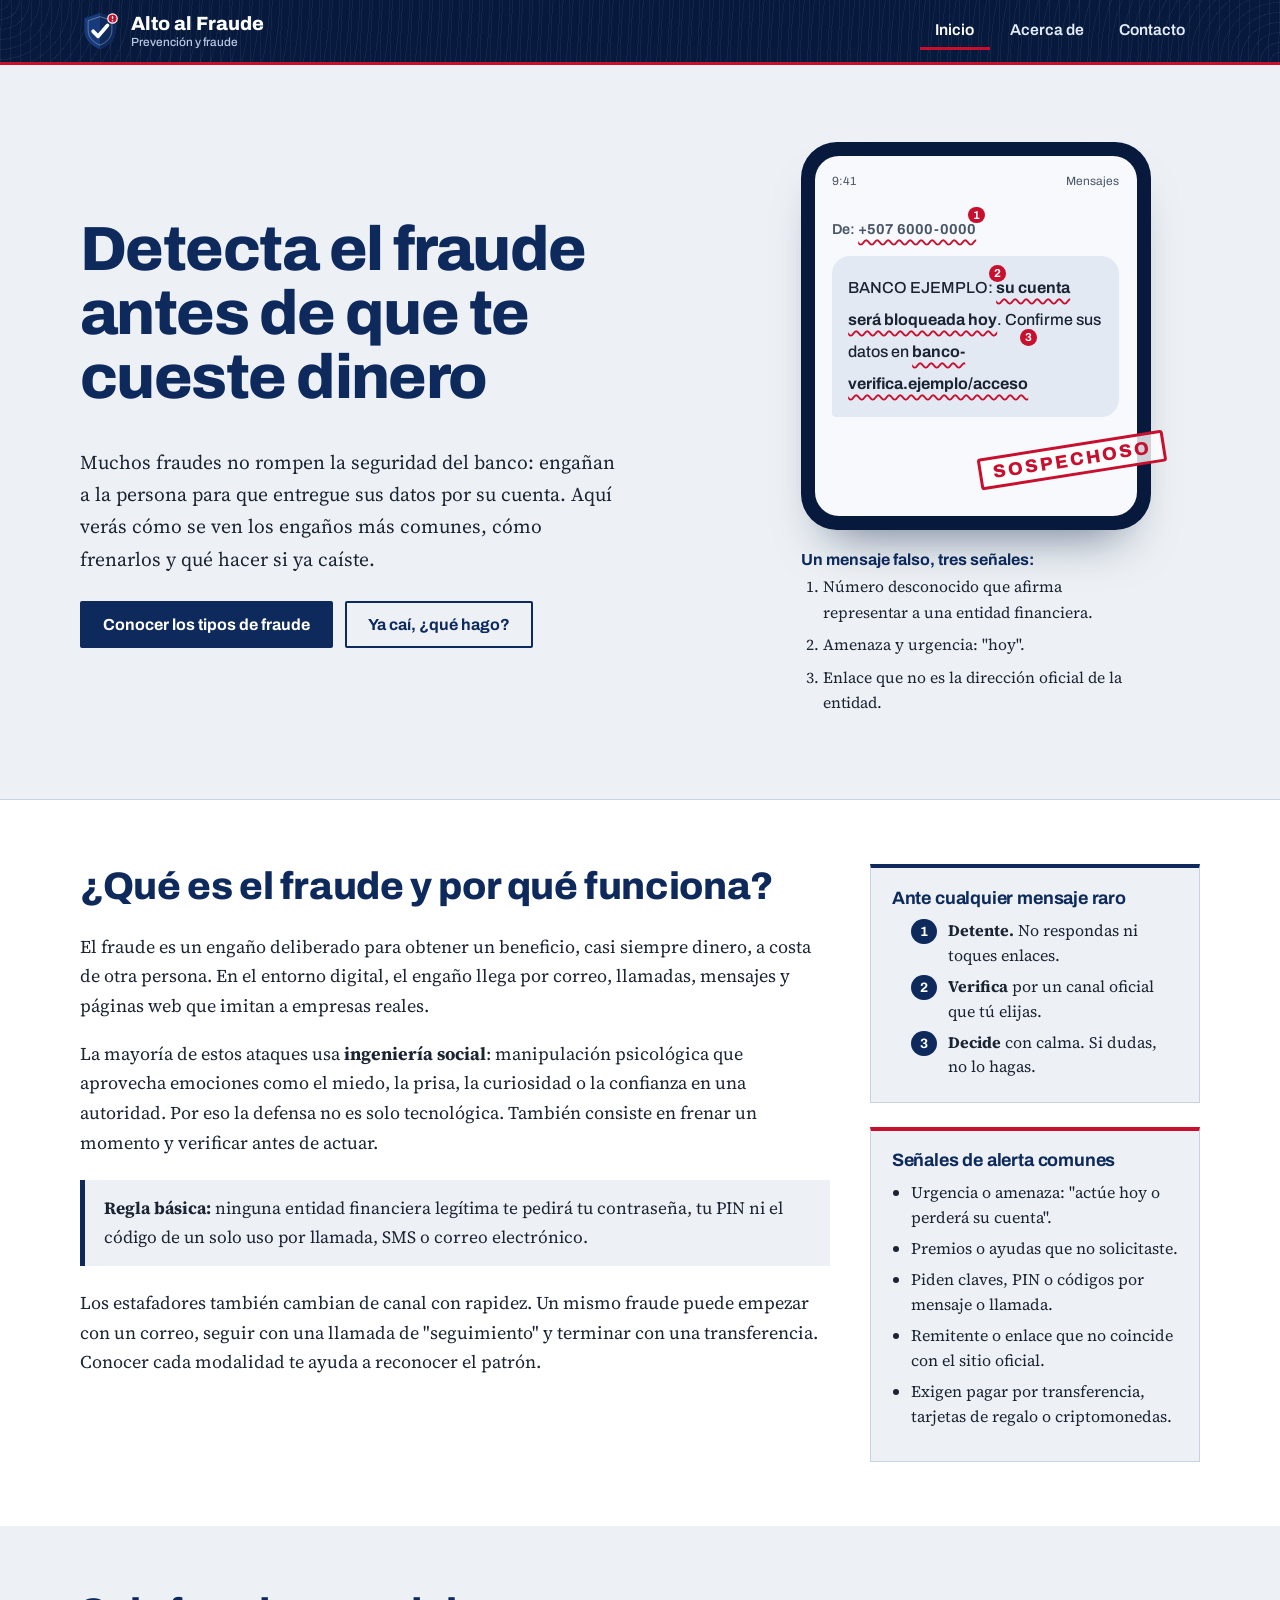
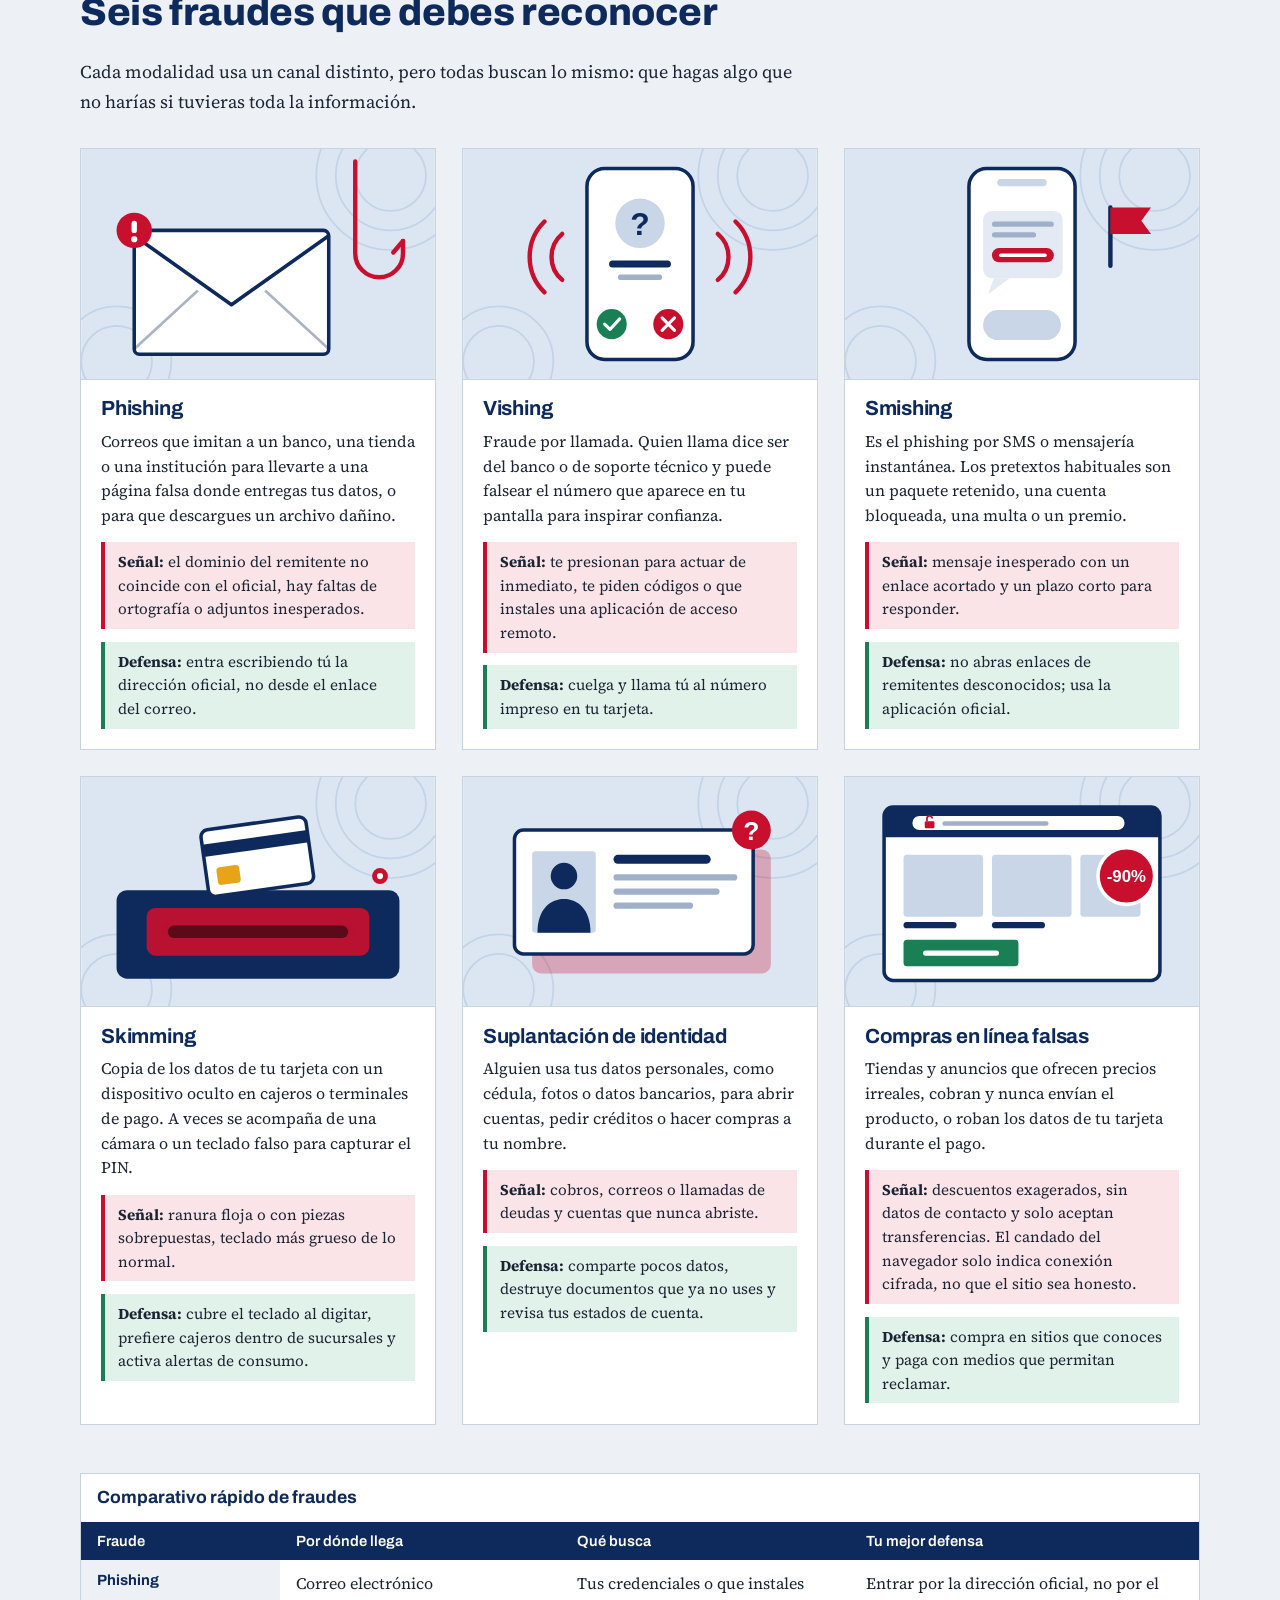
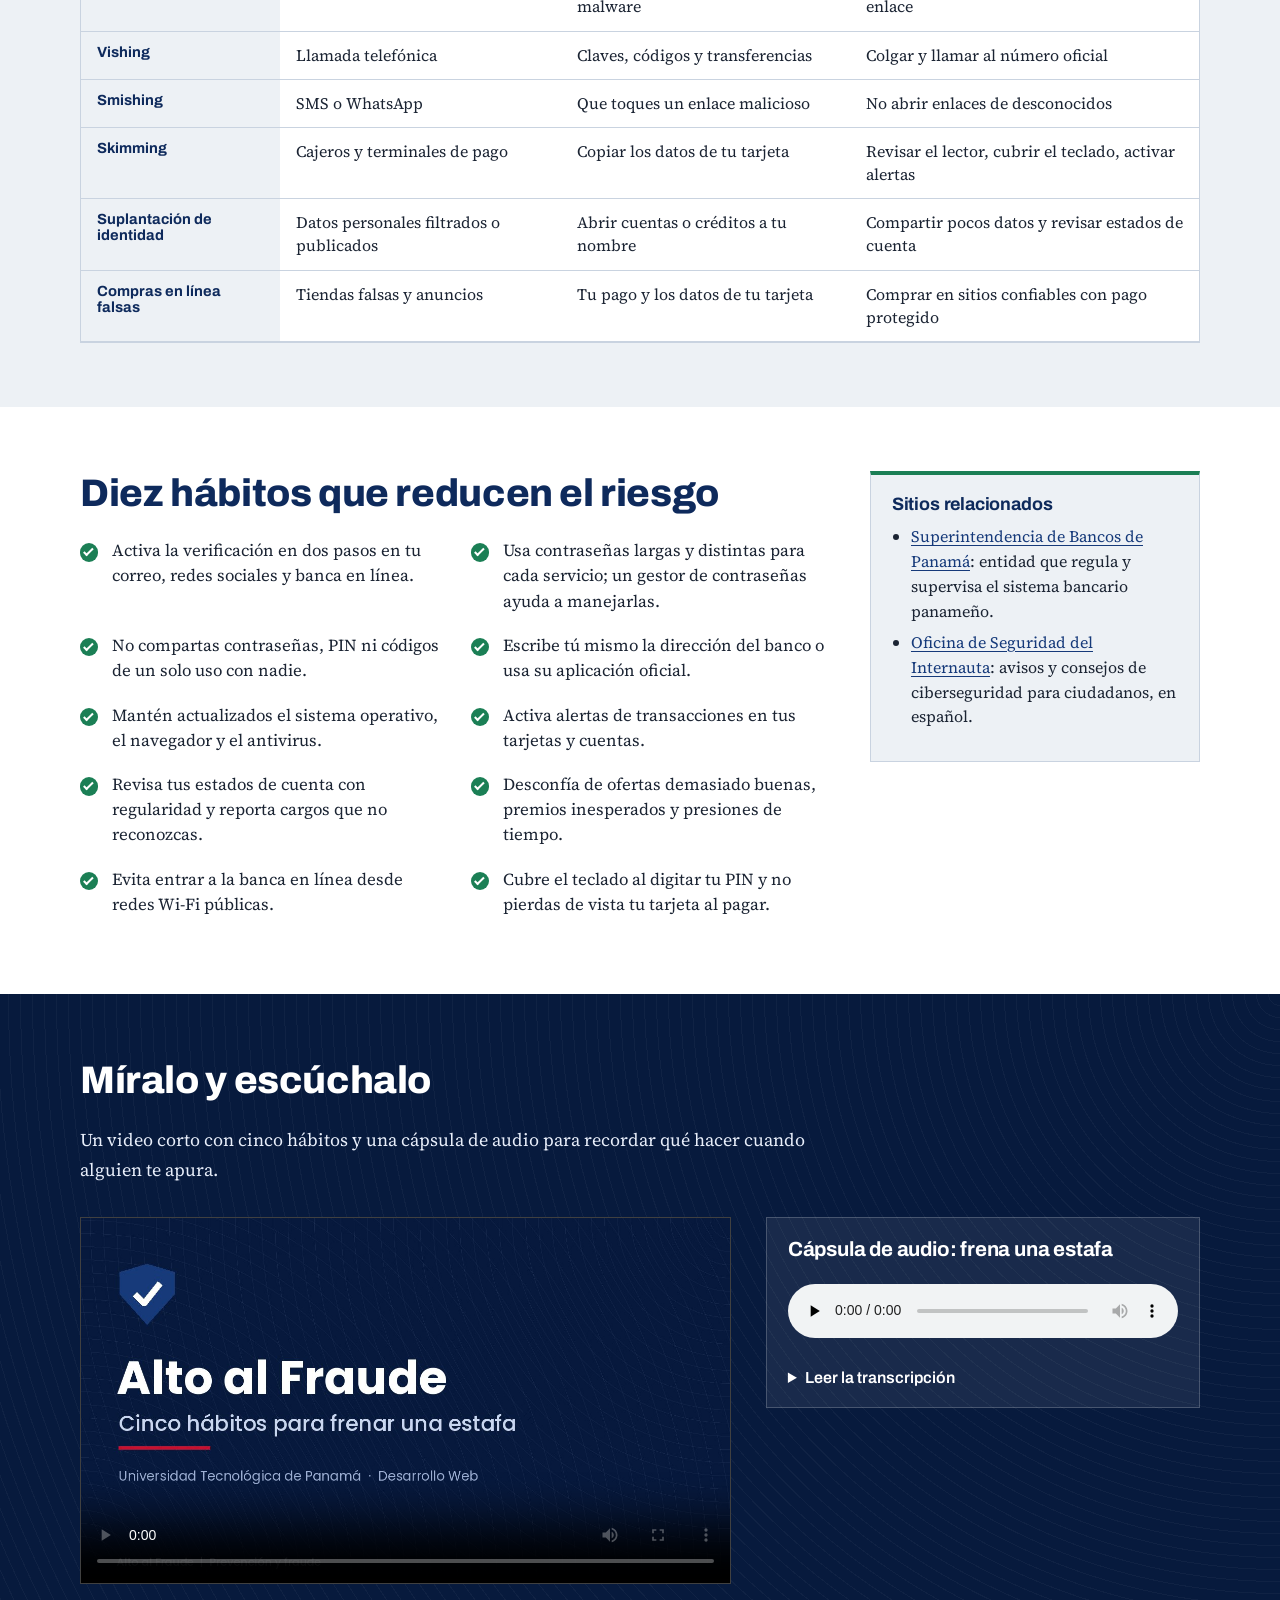
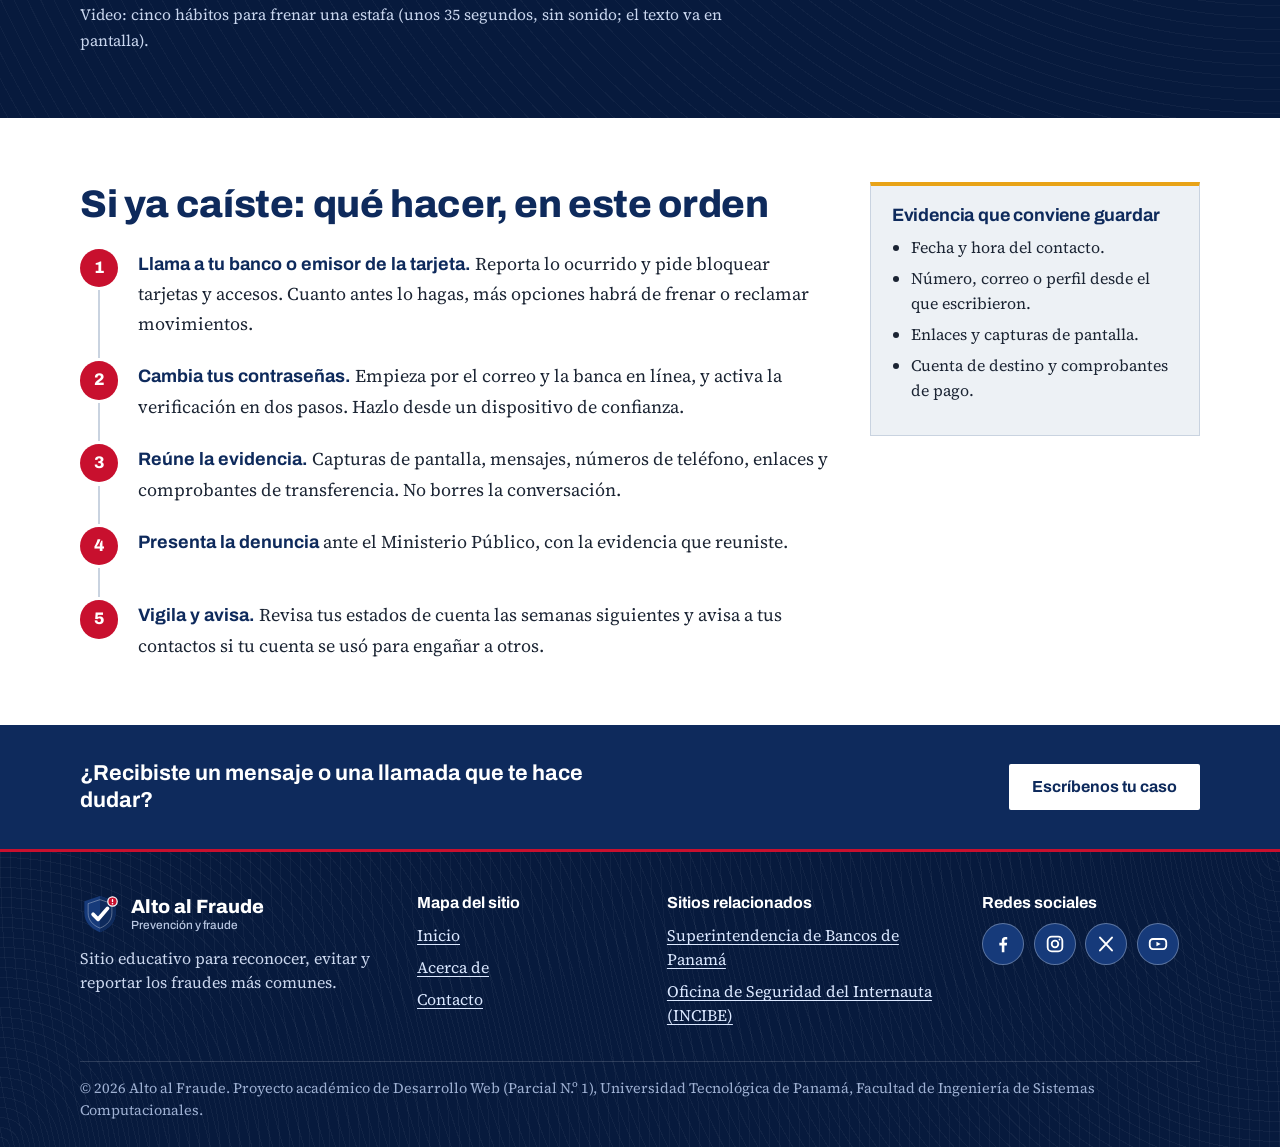
<file: Garcia, Gonzalez/index.html>
<!DOCTYPE html>
<html lang="es">
<head>
  <meta charset="utf-8">
  <meta name="viewport" content="width=device-width, initial-scale=1">
  <title>Alto al Fraude | Prevención y fraude: cómo detectarlo y qué hacer</title>
  <meta name="description" content="Guía educativa sobre prevención y fraude: phishing, vishing, smishing, skimming, suplantación de identidad y estafas en compras en línea. Aprende a detectarlos y qué hacer si eres víctima.">
  <meta name="theme-color" content="#071a3d">
  <link rel="icon" href="img/favicon.svg" type="image/svg+xml">
  <link rel="preconnect" href="https://fonts.googleapis.com">
  <link rel="preconnect" href="https://fonts.gstatic.com" crossorigin>
  <link href="https://fonts.googleapis.com/css2?family=Archivo:wght@500;600;700;800&family=Source+Serif+4:ital,opsz,wght@0,8..60,400;0,8..60,600;1,8..60,400&display=swap" rel="stylesheet">
  <link rel="stylesheet" href="css/estilos.css">
</head>
<body>
  <a class="saltar" href="#contenido">Saltar al contenido</a>

  <header class="cabecera">
    <div class="cabecera__in">
      <a class="marca" href="index.html">
        <img src="img/logo.svg" alt="" width="40" height="40">
        <span>Alto al Fraude<small>Prevención y fraude</small></span>
      </a>
      <input type="checkbox" id="menu" class="menu-check" aria-label="Abrir o cerrar el menú de navegación">
      <label for="menu" class="menu-btn"><span></span><span class="sr">Menú</span></label>
      <nav class="nav" aria-label="Navegación principal">
        <ul>
          <li><a href="index.html" aria-current="page">Inicio</a></li>
          <li><a href="html/acerca-de.html">Acerca de</a></li>
          <li><a href="html/contacto.html">Contacto</a></li>
        </ul>
      </nav>
    </div>
  </header>

  <main id="contenido">

    <!-- PORTADA -->
    <section class="hero" aria-labelledby="titulo-hero">
      <div class="hero__in">
        <div class="hero__texto">
          <h1 id="titulo-hero">Detecta el fraude antes de que te cueste dinero</h1>
          <p class="hero__lead">Muchos fraudes no rompen la seguridad del banco: engañan a la persona para que entregue sus datos por su cuenta. Aquí verás cómo se ven los engaños más comunes, cómo frenarlos y qué hacer si ya caíste.</p>
          <p class="acciones">
            <a class="btn btn--primario" href="#tipos">Conocer los tipos de fraude</a>
            <a class="btn btn--linea" href="#victima">Ya caí, ¿qué hago?</a>
          </p>
        </div>

        <figure class="demo">
          <div class="telefono">
            <div class="telefono__pantalla">
              <div class="telefono__barra"><span>9:41</span><span>Mensajes</span></div>
              <p class="sms__de">De: <mark class="alerta" data-n="1">+507 6000-0000</mark></p>
              <p class="sms__burbuja">BANCO EJEMPLO: <mark class="alerta" data-n="2">su cuenta será bloqueada hoy</mark>. Confirme sus datos en <mark class="alerta" data-n="3">banco-verifica.ejemplo/acceso</mark></p>
            </div>
            <span class="sello" aria-hidden="true">Sospechoso</span>
          </div>
          <figcaption>
            <p>Un mensaje falso, tres señales:</p>
            <ol>
              <li>Número desconocido que afirma representar a una entidad financiera.</li>
              <li>Amenaza y urgencia: "hoy".</li>
              <li>Enlace que no es la dirección oficial de la entidad.</li>
            </ol>
          </figcaption>
        </figure>
      </div>
    </section>

    <!-- QUÉ ES EL FRAUDE -->
    <section class="seccion seccion--blanca" aria-labelledby="titulo-que-es">
      <div class="contenedor con-aside">
        <article>
          <h2 id="titulo-que-es">¿Qué es el fraude y por qué funciona?</h2>
          <p>El fraude es un engaño deliberado para obtener un beneficio, casi siempre dinero, a costa de otra persona. En el entorno digital, el engaño llega por correo, llamadas, mensajes y páginas web que imitan a empresas reales.</p>
          <p>La mayoría de estos ataques usa <strong>ingeniería social</strong>: manipulación psicológica que aprovecha emociones como el miedo, la prisa, la curiosidad o la confianza en una autoridad. Por eso la defensa no es solo tecnológica. También consiste en frenar un momento y verificar antes de actuar.</p>
          <p class="definicion"><strong>Regla básica:</strong> ninguna entidad financiera legítima te pedirá tu contraseña, tu PIN ni el código de un solo uso por llamada, SMS o correo electrónico.</p>
          <p>Los estafadores también cambian de canal con rapidez. Un mismo fraude puede empezar con un correo, seguir con una llamada de "seguimiento" y terminar con una transferencia. Conocer cada modalidad te ayuda a reconocer el patrón.</p>
        </article>

        <div class="columna-aside">
          <aside class="aside aside--tinta" aria-labelledby="aside-pasos">
            <h3 id="aside-pasos">Ante cualquier mensaje raro</h3>
            <ol class="regla">
              <li><span><strong>Detente.</strong> No respondas ni toques enlaces.</span></li>
              <li><span><strong>Verifica</strong> por un canal oficial que tú elijas.</span></li>
              <li><span><strong>Decide</strong> con calma. Si dudas, no lo hagas.</span></li>
            </ol>
          </aside>
          <aside class="aside" aria-labelledby="aside-senales">
            <h3 id="aside-senales">Señales de alerta comunes</h3>
            <ul>
              <li>Urgencia o amenaza: "actúe hoy o perderá su cuenta".</li>
              <li>Premios o ayudas que no solicitaste.</li>
              <li>Piden claves, PIN o códigos por mensaje o llamada.</li>
              <li>Remitente o enlace que no coincide con el sitio oficial.</li>
              <li>Exigen pagar por transferencia, tarjetas de regalo o criptomonedas.</li>
            </ul>
          </aside>
        </div>
      </div>
    </section>

    <!-- TIPOS DE FRAUDE -->
    <section class="seccion" id="tipos" aria-labelledby="titulo-tipos">
      <div class="contenedor">
        <div class="intro">
          <h2 id="titulo-tipos">Seis fraudes que debes reconocer</h2>
          <p>Cada modalidad usa un canal distinto, pero todas buscan lo mismo: que hagas algo que no harías si tuvieras toda la información.</p>
        </div>

        <div class="fichas">
          <article class="ficha">
            <img src="img/phishing.svg" alt="Sobre de correo con una alerta y un anzuelo colgando" width="400" height="260" loading="lazy">
            <div class="ficha__cuerpo">
              <h3>Phishing</h3>
              <p>Correos que imitan a un banco, una tienda o una institución para llevarte a una página falsa donde entregas tus datos, o para que descargues un archivo dañino.</p>
              <p class="senal"><strong>Señal:</strong> el dominio del remitente no coincide con el oficial, hay faltas de ortografía o adjuntos inesperados.</p>
              <p class="defensa"><strong>Defensa:</strong> entra escribiendo tú la dirección oficial, no desde el enlace del correo.</p>
            </div>
          </article>

          <article class="ficha">
            <img src="img/vishing.svg" alt="Teléfono recibiendo una llamada de un número desconocido" width="400" height="260" loading="lazy">
            <div class="ficha__cuerpo">
              <h3>Vishing</h3>
              <p>Fraude por llamada. Quien llama dice ser del banco o de soporte técnico y puede falsear el número que aparece en tu pantalla para inspirar confianza.</p>
              <p class="senal"><strong>Señal:</strong> te presionan para actuar de inmediato, te piden códigos o que instales una aplicación de acceso remoto.</p>
              <p class="defensa"><strong>Defensa:</strong> cuelga y llama tú al número impreso en tu tarjeta.</p>
            </div>
          </article>

          <article class="ficha">
            <img src="img/smishing.svg" alt="Teléfono con un mensaje de texto que contiene un enlace sospechoso" width="400" height="260" loading="lazy">
            <div class="ficha__cuerpo">
              <h3>Smishing</h3>
              <p>Es el phishing por SMS o mensajería instantánea. Los pretextos habituales son un paquete retenido, una cuenta bloqueada, una multa o un premio.</p>
              <p class="senal"><strong>Señal:</strong> mensaje inesperado con un enlace acortado y un plazo corto para responder.</p>
              <p class="defensa"><strong>Defensa:</strong> no abras enlaces de remitentes desconocidos; usa la aplicación oficial.</p>
            </div>
          </article>

          <article class="ficha">
            <img src="img/skimming.svg" alt="Tarjeta entrando en un cajero con un lector falso superpuesto" width="400" height="260" loading="lazy">
            <div class="ficha__cuerpo">
              <h3>Skimming</h3>
              <p>Copia de los datos de tu tarjeta con un dispositivo oculto en cajeros o terminales de pago. A veces se acompaña de una cámara o un teclado falso para capturar el PIN.</p>
              <p class="senal"><strong>Señal:</strong> ranura floja o con piezas sobrepuestas, teclado más grueso de lo normal.</p>
              <p class="defensa"><strong>Defensa:</strong> cubre el teclado al digitar, prefiere cajeros dentro de sucursales y activa alertas de consumo.</p>
            </div>
          </article>

          <article class="ficha">
            <img src="img/identidad.svg" alt="Documento de identidad con una copia roja desplazada detrás" width="400" height="260" loading="lazy">
            <div class="ficha__cuerpo">
              <h3>Suplantación de identidad</h3>
              <p>Alguien usa tus datos personales, como cédula, fotos o datos bancarios, para abrir cuentas, pedir créditos o hacer compras a tu nombre.</p>
              <p class="senal"><strong>Señal:</strong> cobros, correos o llamadas de deudas y cuentas que nunca abriste.</p>
              <p class="defensa"><strong>Defensa:</strong> comparte pocos datos, destruye documentos que ya no uses y revisa tus estados de cuenta.</p>
            </div>
          </article>

          <article class="ficha">
            <img src="img/compras.svg" alt="Ventana de navegador con candado abierto y una oferta con noventa por ciento de descuento" width="400" height="260" loading="lazy">
            <div class="ficha__cuerpo">
              <h3>Compras en línea falsas</h3>
              <p>Tiendas y anuncios que ofrecen precios irreales, cobran y nunca envían el producto, o roban los datos de tu tarjeta durante el pago.</p>
              <p class="senal"><strong>Señal:</strong> descuentos exagerados, sin datos de contacto y solo aceptan transferencias. El candado del navegador solo indica conexión cifrada, no que el sitio sea honesto.</p>
              <p class="defensa"><strong>Defensa:</strong> compra en sitios que conoces y paga con medios que permitan reclamar.</p>
            </div>
          </article>
        </div>

        <div class="tabla-scroll">
          <table>
            <caption>Comparativo rápido de fraudes</caption>
            <thead>
              <tr>
                <th scope="col">Fraude</th>
                <th scope="col">Por dónde llega</th>
                <th scope="col">Qué busca</th>
                <th scope="col">Tu mejor defensa</th>
              </tr>
            </thead>
            <tbody>
              <tr><th scope="row">Phishing</th><td>Correo electrónico</td><td>Tus credenciales o que instales malware</td><td>Entrar por la dirección oficial, no por el enlace</td></tr>
              <tr><th scope="row">Vishing</th><td>Llamada telefónica</td><td>Claves, códigos y transferencias</td><td>Colgar y llamar al número oficial</td></tr>
              <tr><th scope="row">Smishing</th><td>SMS o WhatsApp</td><td>Que toques un enlace malicioso</td><td>No abrir enlaces de desconocidos</td></tr>
              <tr><th scope="row">Skimming</th><td>Cajeros y terminales de pago</td><td>Copiar los datos de tu tarjeta</td><td>Revisar el lector, cubrir el teclado, activar alertas</td></tr>
              <tr><th scope="row">Suplantación de identidad</th><td>Datos personales filtrados o publicados</td><td>Abrir cuentas o créditos a tu nombre</td><td>Compartir pocos datos y revisar estados de cuenta</td></tr>
              <tr><th scope="row">Compras en línea falsas</th><td>Tiendas falsas y anuncios</td><td>Tu pago y los datos de tu tarjeta</td><td>Comprar en sitios confiables con pago protegido</td></tr>
            </tbody>
          </table>
        </div>
      </div>
    </section>

    <!-- HÁBITOS -->
    <section class="seccion seccion--blanca" aria-labelledby="titulo-habitos">
      <div class="contenedor con-aside">
        <article>
          <h2 id="titulo-habitos">Diez hábitos que reducen el riesgo</h2>
          <ul class="habitos">
            <li>Activa la verificación en dos pasos en tu correo, redes sociales y banca en línea.</li>
            <li>Usa contraseñas largas y distintas para cada servicio; un gestor de contraseñas ayuda a manejarlas.</li>
            <li>No compartas contraseñas, PIN ni códigos de un solo uso con nadie.</li>
            <li>Escribe tú mismo la dirección del banco o usa su aplicación oficial.</li>
            <li>Mantén actualizados el sistema operativo, el navegador y el antivirus.</li>
            <li>Activa alertas de transacciones en tus tarjetas y cuentas.</li>
            <li>Revisa tus estados de cuenta con regularidad y reporta cargos que no reconozcas.</li>
            <li>Desconfía de ofertas demasiado buenas, premios inesperados y presiones de tiempo.</li>
            <li>Evita entrar a la banca en línea desde redes Wi-Fi públicas.</li>
            <li>Cubre el teclado al digitar tu PIN y no pierdas de vista tu tarjeta al pagar.</li>
          </ul>
        </article>

        <div class="columna-aside">
          <aside class="aside aside--verde" aria-labelledby="aside-rel">
            <h3 id="aside-rel">Sitios relacionados</h3>
            <ul>
              <li><a href="https://www.superbancos.gob.pa/" target="_blank" rel="noopener noreferrer">Superintendencia de Bancos de Panamá</a>: entidad que regula y supervisa el sistema bancario panameño.</li>
              <li><a href="https://www.osi.es/" target="_blank" rel="noopener noreferrer">Oficina de Seguridad del Internauta</a>: avisos y consejos de ciberseguridad para ciudadanos, en español.</li>
            </ul>
          </aside>
        </div>
      </div>
    </section>

    <!-- MULTIMEDIA -->
    <section class="seccion seccion--tinta" id="multimedia" aria-labelledby="titulo-medios">
      <div class="contenedor">
        <div class="intro">
          <h2 id="titulo-medios">Míralo y escúchalo</h2>
          <p>Un video corto con cinco hábitos y una cápsula de audio para recordar qué hacer cuando alguien te apura.</p>
        </div>
        <div class="medios">
          <figure>
            <video controls preload="metadata" poster="img/video-poster.jpg" width="1280" height="720">
              <source src="video/cinco-habitos.mp4" type="video/mp4">
              Tu navegador no puede reproducir este video. Los cinco hábitos son: desconfiar de la urgencia, no compartir claves ni códigos, verificar el enlace, activar la verificación en dos pasos y colgar para llamar tú al número oficial.
            </video>
            <figcaption>Video: cinco hábitos para frenar una estafa (unos 35 segundos, sin sonido; el texto va en pantalla).</figcaption>
          </figure>

          <article class="tarjeta-audio" aria-labelledby="titulo-audio">
            <h3 id="titulo-audio">Cápsula de audio: frena una estafa</h3>
            <audio controls preload="none">
              <source src="audio/capsula-alerta.mp3" type="audio/mpeg">
              Tu navegador no puede reproducir audio.
            </audio>
            <details>
              <summary>Leer la transcripción</summary>
              <blockquote>
                <p>Si un mensaje te apura, detente. Ninguna entidad financiera seria te pedirá tu clave ni un código por llamada o mensaje. Cuelga, busca el número oficial y llama tú. Si tienes dudas, no toques el enlace.</p>
              </blockquote>
            </details>
          </article>
        </div>
      </div>
    </section>

    <!-- SI ERES VÍCTIMA -->
    <section class="seccion seccion--blanca" id="victima" aria-labelledby="titulo-victima">
      <div class="contenedor con-aside">
        <article>
          <h2 id="titulo-victima">Si ya caíste: qué hacer, en este orden</h2>
          <ol class="pasos">
            <li><strong>Llama a tu banco o emisor de la tarjeta.</strong> Reporta lo ocurrido y pide bloquear tarjetas y accesos. Cuanto antes lo hagas, más opciones habrá de frenar o reclamar movimientos.</li>
            <li><strong>Cambia tus contraseñas.</strong> Empieza por el correo y la banca en línea, y activa la verificación en dos pasos. Hazlo desde un dispositivo de confianza.</li>
            <li><strong>Reúne la evidencia.</strong> Capturas de pantalla, mensajes, números de teléfono, enlaces y comprobantes de transferencia. No borres la conversación.</li>
            <li><strong>Presenta la denuncia</strong> ante el Ministerio Público, con la evidencia que reuniste.</li>
            <li><strong>Vigila y avisa.</strong> Revisa tus estados de cuenta las semanas siguientes y avisa a tus contactos si tu cuenta se usó para engañar a otros.</li>
          </ol>
        </article>

        <div class="columna-aside">
          <aside class="aside aside--ambar" aria-labelledby="aside-evidencia">
            <h3 id="aside-evidencia">Evidencia que conviene guardar</h3>
            <ul>
              <li>Fecha y hora del contacto.</li>
              <li>Número, correo o perfil desde el que escribieron.</li>
              <li>Enlaces y capturas de pantalla.</li>
              <li>Cuenta de destino y comprobantes de pago.</li>
            </ul>
          </aside>
        </div>
      </div>
    </section>

    <section class="banda" aria-labelledby="titulo-banda">
      <div class="banda__in">
        <p id="titulo-banda">¿Recibiste un mensaje o una llamada que te hace dudar?</p>
        <a class="btn btn--claro" href="html/contacto.html">Escríbenos tu caso</a>
      </div>
    </section>

  </main>

  <footer class="pie">
    <div class="pie__in">
      <section aria-label="Sobre el sitio">
        <a class="marca" href="index.html">
          <img src="img/logo.svg" alt="" width="40" height="40">
          <span>Alto al Fraude<small>Prevención y fraude</small></span>
        </a>
        <p>Sitio educativo para reconocer, evitar y reportar los fraudes más comunes.</p>
      </section>
      <nav aria-label="Mapa del sitio">
        <h2 class="pie__t">Mapa del sitio</h2>
        <ul>
          <li><a href="index.html">Inicio</a></li>
          <li><a href="html/acerca-de.html">Acerca de</a></li>
          <li><a href="html/contacto.html">Contacto</a></li>
        </ul>
      </nav>
      <section aria-labelledby="pie-rel">
        <h2 class="pie__t" id="pie-rel">Sitios relacionados</h2>
        <ul>
          <li><a href="https://www.superbancos.gob.pa/" target="_blank" rel="noopener noreferrer">Superintendencia de Bancos de Panamá</a></li>
          <li><a href="https://www.osi.es/" target="_blank" rel="noopener noreferrer">Oficina de Seguridad del Internauta (INCIBE)</a></li>
        </ul>
      </section>
      <section aria-labelledby="pie-redes">
        <h2 class="pie__t" id="pie-redes">Redes sociales</h2>
        <ul class="redes">
          <li><a href="https://www.facebook.com/" target="_blank" rel="noopener noreferrer" aria-label="Facebook (se abre en una pestaña nueva)"><img src="img/icon-facebook.svg" alt="" width="22" height="22"></a></li>
          <li><a href="https://www.instagram.com/" target="_blank" rel="noopener noreferrer" aria-label="Instagram (se abre en una pestaña nueva)"><img src="img/icon-instagram.svg" alt="" width="22" height="22"></a></li>
          <li><a href="https://x.com/" target="_blank" rel="noopener noreferrer" aria-label="X (se abre en una pestaña nueva)"><img src="img/icon-x.svg" alt="" width="22" height="22"></a></li>
          <li><a href="https://www.youtube.com/" target="_blank" rel="noopener noreferrer" aria-label="YouTube (se abre en una pestaña nueva)"><img src="img/icon-youtube.svg" alt="" width="22" height="22"></a></li>
        </ul>
      </section>
    </div>
    <p class="pie__legal">© 2026 Alto al Fraude. Proyecto académico de Desarrollo Web (Parcial N.º 1), Universidad Tecnológica de Panamá, Facultad de Ingeniería de Sistemas Computacionales.</p>
  </footer>
</body>
</html>
</file>
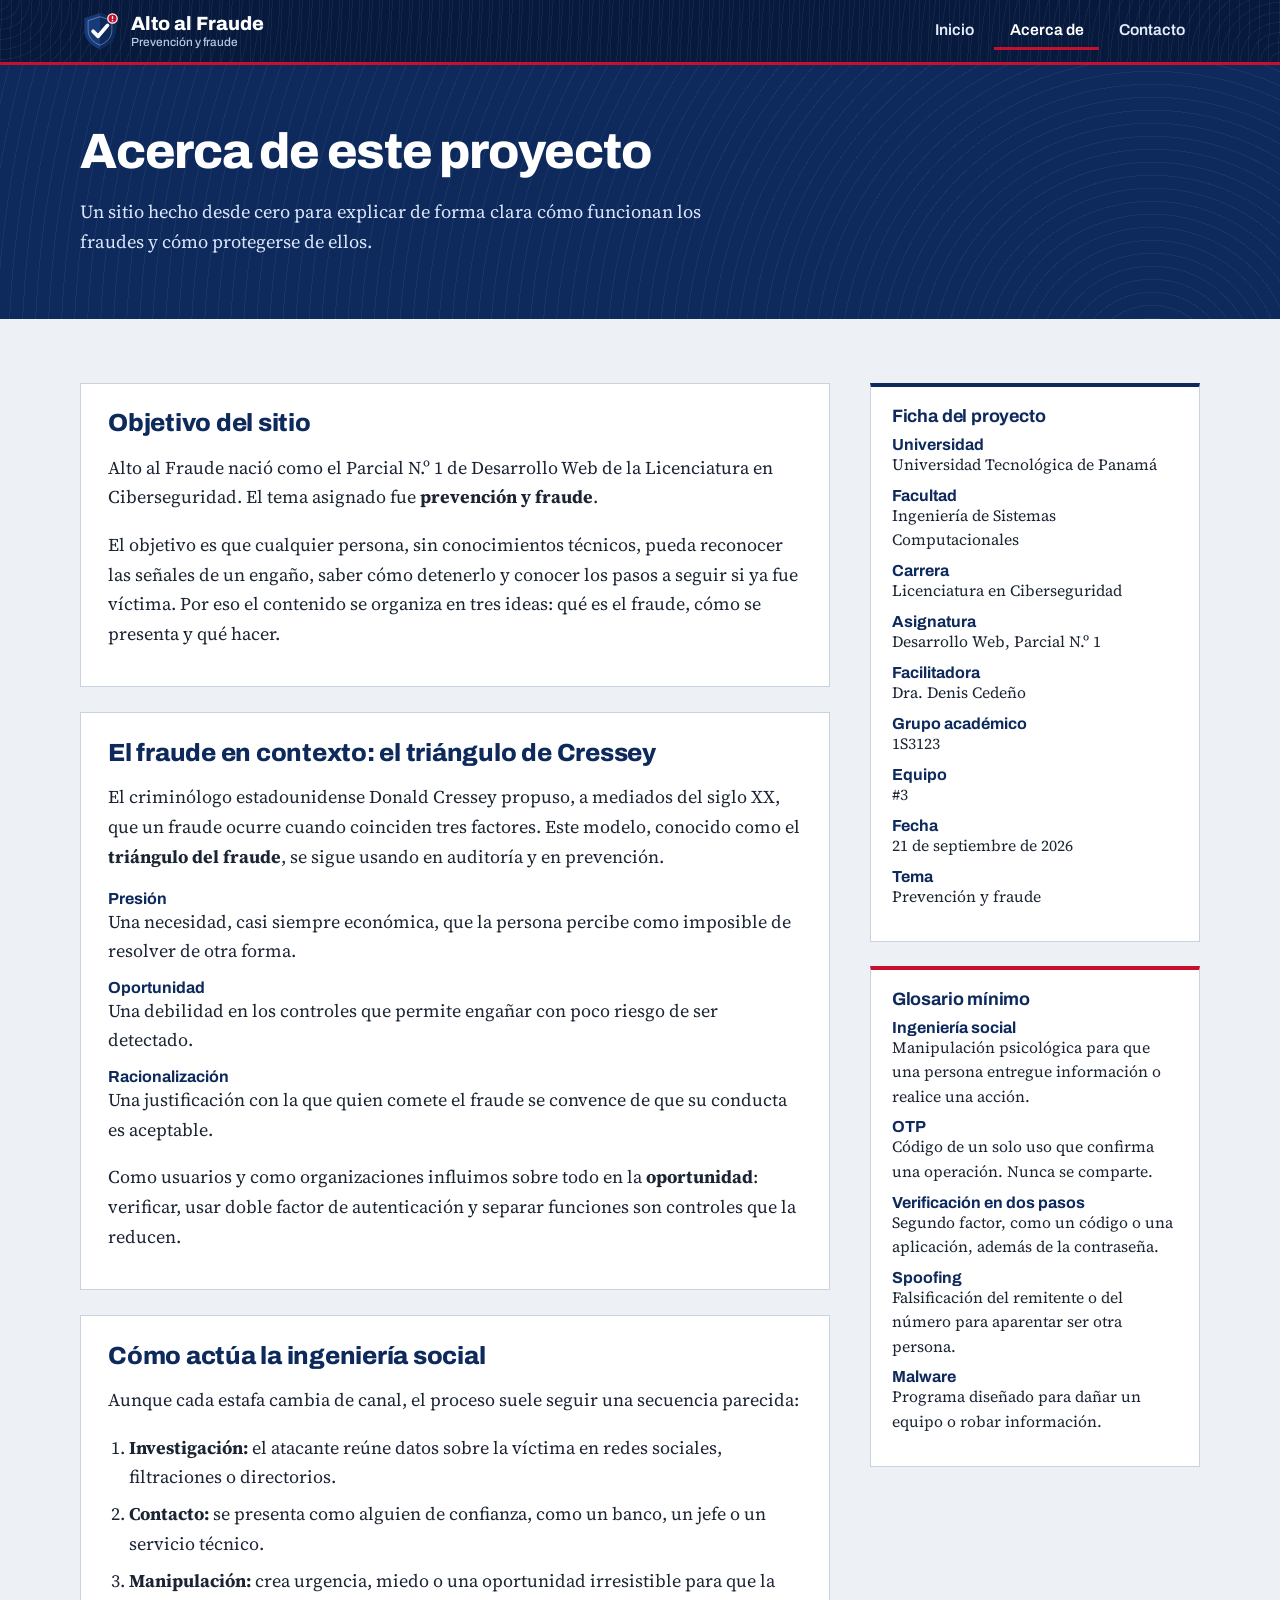
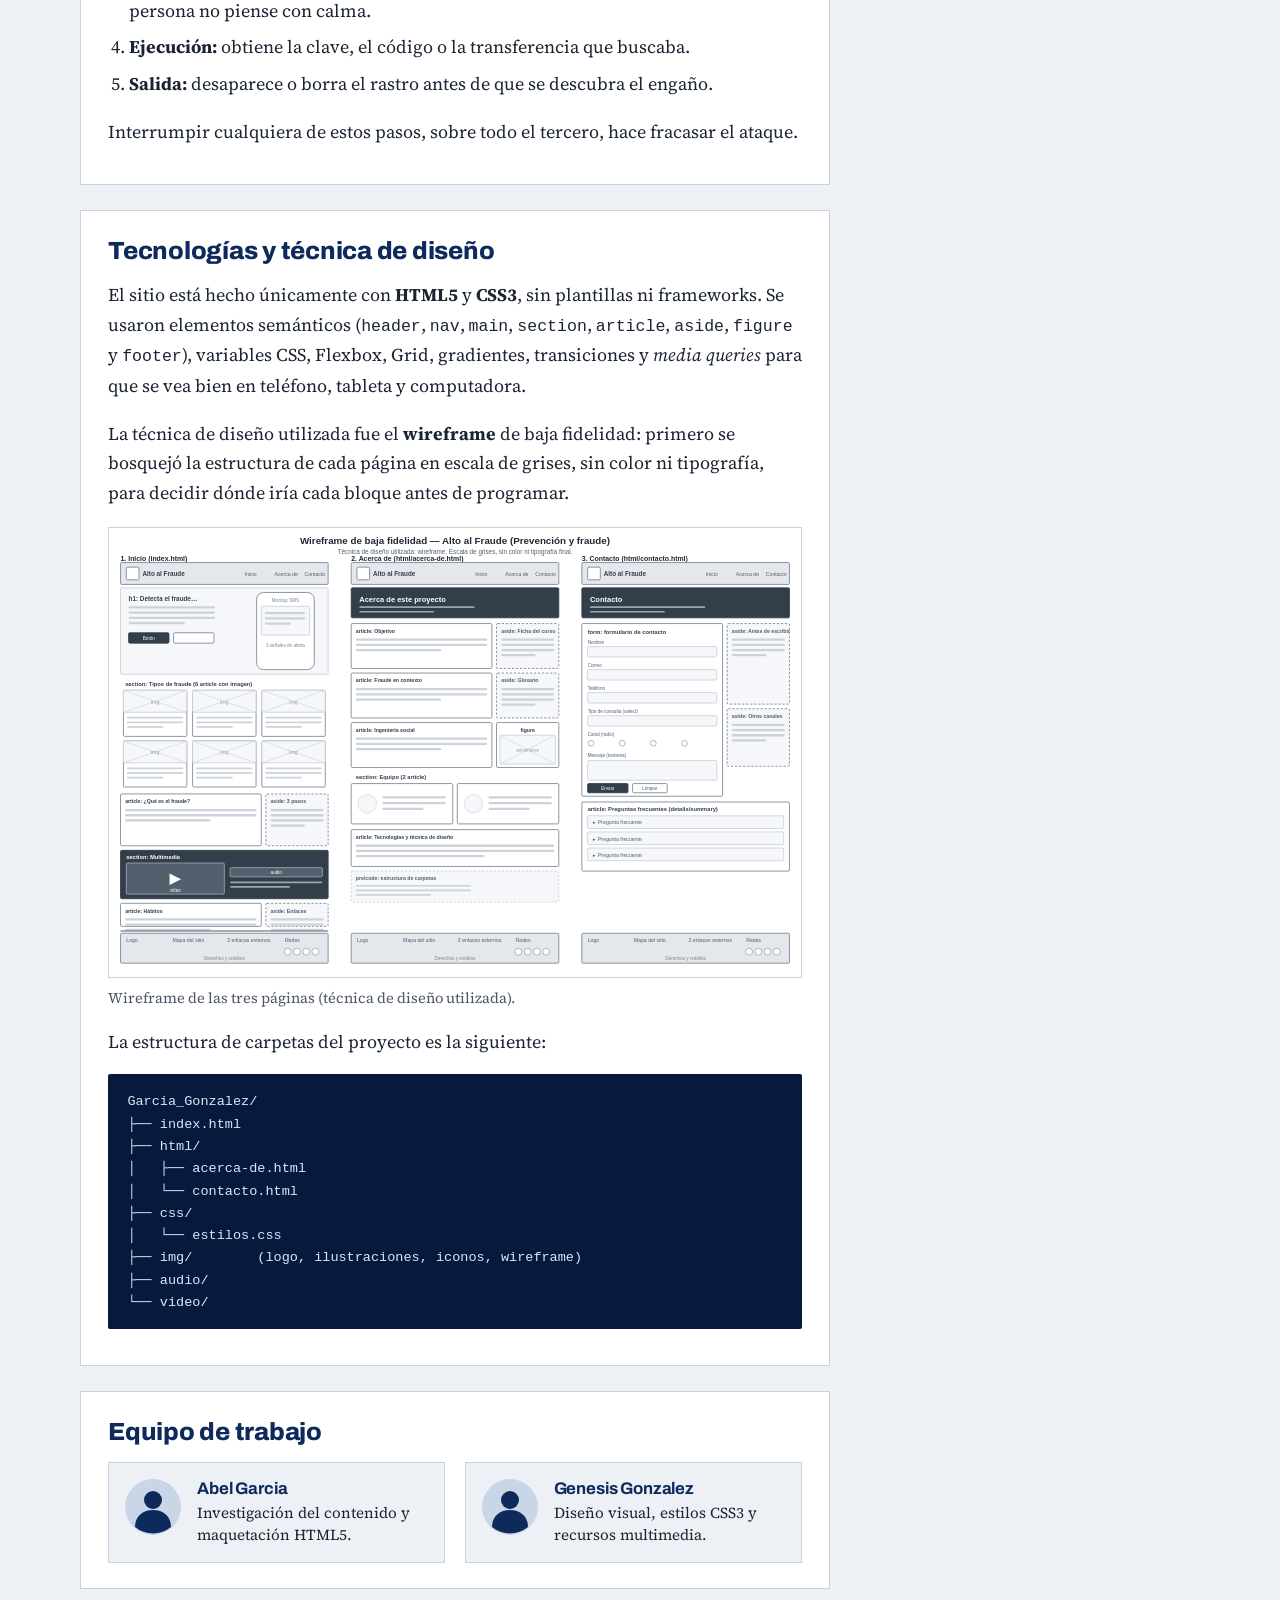
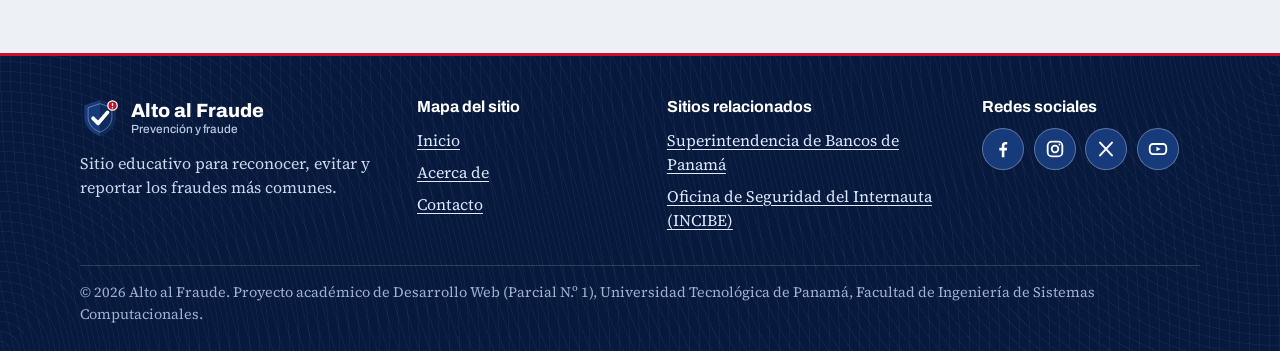
<file: Garcia, Gonzalez/html/acerca-de.html>
<!DOCTYPE html>
<html lang="es">
<head>
  <meta charset="utf-8">
  <meta name="viewport" content="width=device-width, initial-scale=1">
  <title>Acerca de | Alto al Fraude</title>
  <meta name="description" content="Objetivo del proyecto Alto al Fraude, marco teórico sobre el fraude y la ingeniería social, tecnologías usadas, técnica de diseño (wireframe) y equipo de trabajo.">
  <meta name="theme-color" content="#071a3d">
  <link rel="icon" href="../img/favicon.svg" type="image/svg+xml">
  <link rel="preconnect" href="https://fonts.googleapis.com">
  <link rel="preconnect" href="https://fonts.gstatic.com" crossorigin>
  <link href="https://fonts.googleapis.com/css2?family=Archivo:wght@500;600;700;800&family=Source+Serif+4:ital,opsz,wght@0,8..60,400;0,8..60,600;1,8..60,400&display=swap" rel="stylesheet">
  <link rel="stylesheet" href="../css/estilos.css">
</head>
<body>
  <a class="saltar" href="#contenido">Saltar al contenido</a>

  <header class="cabecera">
    <div class="cabecera__in">
      <a class="marca" href="../index.html">
        <img src="../img/logo.svg" alt="" width="40" height="40">
        <span>Alto al Fraude<small>Prevención y fraude</small></span>
      </a>
      <input type="checkbox" id="menu" class="menu-check" aria-label="Abrir o cerrar el menú de navegación">
      <label for="menu" class="menu-btn"><span></span><span class="sr">Menú</span></label>
      <nav class="nav" aria-label="Navegación principal">
        <ul>
          <li><a href="../index.html">Inicio</a></li>
          <li><a href="acerca-de.html" aria-current="page">Acerca de</a></li>
          <li><a href="contacto.html">Contacto</a></li>
        </ul>
      </nav>
    </div>
  </header>

  <main id="contenido">
    <section class="hero-pagina" aria-labelledby="titulo-pagina">
      <div class="contenedor">
        <h1 id="titulo-pagina">Acerca de este proyecto</h1>
        <p>Un sitio hecho desde cero para explicar de forma clara cómo funcionan los fraudes y cómo protegerse de ellos.</p>
      </div>
    </section>

    <section class="seccion">
      <div class="contenedor con-aside">
        <div class="contenido-principal">

          <article class="articulo" aria-labelledby="a-objetivo">
            <h2 id="a-objetivo">Objetivo del sitio</h2>
            <p>Alto al Fraude nació como el Parcial N.º 1 de Desarrollo Web de la Licenciatura en Ciberseguridad. El tema asignado fue <strong>prevención y fraude</strong>.</p>
            <p>El objetivo es que cualquier persona, sin conocimientos técnicos, pueda reconocer las señales de un engaño, saber cómo detenerlo y conocer los pasos a seguir si ya fue víctima. Por eso el contenido se organiza en tres ideas: qué es el fraude, cómo se presenta y qué hacer.</p>
          </article>

          <article class="articulo" aria-labelledby="a-marco">
            <h2 id="a-marco">El fraude en contexto: el triángulo de Cressey</h2>
            <p>El criminólogo estadounidense Donald Cressey propuso, a mediados del siglo XX, que un fraude ocurre cuando coinciden tres factores. Este modelo, conocido como el <strong>triángulo del fraude</strong>, se sigue usando en auditoría y en prevención.</p>
            <dl>
              <dt>Presión</dt>
              <dd>Una necesidad, casi siempre económica, que la persona percibe como imposible de resolver de otra forma.</dd>
              <dt>Oportunidad</dt>
              <dd>Una debilidad en los controles que permite engañar con poco riesgo de ser detectado.</dd>
              <dt>Racionalización</dt>
              <dd>Una justificación con la que quien comete el fraude se convence de que su conducta es aceptable.</dd>
            </dl>
            <p>Como usuarios y como organizaciones influimos sobre todo en la <strong>oportunidad</strong>: verificar, usar doble factor de autenticación y separar funciones son controles que la reducen.</p>
          </article>

          <article class="articulo" aria-labelledby="a-social">
            <h2 id="a-social">Cómo actúa la ingeniería social</h2>
            <p>Aunque cada estafa cambia de canal, el proceso suele seguir una secuencia parecida:</p>
            <ol>
              <li><strong>Investigación:</strong> el atacante reúne datos sobre la víctima en redes sociales, filtraciones o directorios.</li>
              <li><strong>Contacto:</strong> se presenta como alguien de confianza, como un banco, un jefe o un servicio técnico.</li>
              <li><strong>Manipulación:</strong> crea urgencia, miedo o una oportunidad irresistible para que la persona no piense con calma.</li>
              <li><strong>Ejecución:</strong> obtiene la clave, el código o la transferencia que buscaba.</li>
              <li><strong>Salida:</strong> desaparece o borra el rastro antes de que se descubra el engaño.</li>
            </ol>
            <p>Interrumpir cualquiera de estos pasos, sobre todo el tercero, hace fracasar el ataque.</p>
          </article>

          <article class="articulo" aria-labelledby="a-tec">
            <h2 id="a-tec">Tecnologías y técnica de diseño</h2>
            <p>El sitio está hecho únicamente con <strong>HTML5</strong> y <strong>CSS3</strong>, sin plantillas ni frameworks. Se usaron elementos semánticos (<code>header</code>, <code>nav</code>, <code>main</code>, <code>section</code>, <code>article</code>, <code>aside</code>, <code>figure</code> y <code>footer</code>), variables CSS, Flexbox, Grid, gradientes, transiciones y <em>media queries</em> para que se vea bien en teléfono, tableta y computadora.</p>
            <p>La técnica de diseño utilizada fue el <strong>wireframe</strong> de baja fidelidad: primero se bosquejó la estructura de cada página en escala de grises, sin color ni tipografía, para decidir dónde iría cada bloque antes de programar.</p>
            <figure class="imagen">
              <img src="../img/wireframe.svg" alt="Wireframe de las tres páginas del sitio: inicio, acerca de y contacto" width="1200" height="780" loading="lazy">
              <figcaption>Wireframe de las tres páginas (técnica de diseño utilizada).</figcaption>
            </figure>
            <p>La estructura de carpetas del proyecto es la siguiente:</p>
<pre><code>Garcia_Gonzalez/
├── index.html
├── html/
│   ├── acerca-de.html
│   └── contacto.html
├── css/
│   └── estilos.css
├── img/        (logo, ilustraciones, iconos, wireframe)
├── audio/
└── video/</code></pre>
          </article>

          <article class="articulo" aria-labelledby="a-equipo">
            <h2 id="a-equipo">Equipo de trabajo</h2>
            <div class="equipo">
              <article class="integrante">
                <svg viewBox="0 0 56 56" role="img" aria-label="Avatar del integrante 1"><circle cx="28" cy="28" r="28" fill="#c9d6e8"/><circle cx="28" cy="21" r="9" fill="#0e2a5c"/><path d="M10 48c0-11 8-17 18-17s18 6 18 17a28 28 0 0 1-36 0z" fill="#0e2a5c"/></svg>
                <div>
                  <h3>Abel Garcia</h3>
                  <p>Investigación del contenido y maquetación HTML5.</p>
                </div>
              </article>
              <article class="integrante">
                <svg viewBox="0 0 56 56" role="img" aria-label="Avatar del integrante 2"><circle cx="28" cy="28" r="28" fill="#c9d6e8"/><circle cx="28" cy="21" r="9" fill="#0e2a5c"/><path d="M10 48c0-11 8-17 18-17s18 6 18 17a28 28 0 0 1-36 0z" fill="#0e2a5c"/></svg>
                <div>
                  <h3>Genesis Gonzalez</h3>
                  <p>Diseño visual, estilos CSS3 y recursos multimedia.</p>
                </div>
              </article>
            </div>
          </article>

        </div>

        <div class="columna-aside">
          <aside class="aside aside--tinta" aria-labelledby="aside-ficha">
            <h3 id="aside-ficha">Ficha del proyecto</h3>
            <dl>
              <dt>Universidad</dt><dd>Universidad Tecnológica de Panamá</dd>
              <dt>Facultad</dt><dd>Ingeniería de Sistemas Computacionales</dd>
              <dt>Carrera</dt><dd>Licenciatura en Ciberseguridad</dd>
              <dt>Asignatura</dt><dd>Desarrollo Web, Parcial N.º 1</dd>
              <dt>Facilitadora</dt><dd>Dra. Denis Cedeño</dd>
              <dt>Grupo académico</dt><dd>1S3123</dd>
              <dt>Equipo</dt><dd>#3</dd>
              <dt>Fecha</dt><dd>21 de septiembre de 2026</dd>
              <dt>Tema</dt><dd>Prevención y fraude</dd>
            </dl>
          </aside>

          <aside class="aside" aria-labelledby="aside-glosario">
            <h3 id="aside-glosario">Glosario mínimo</h3>
            <dl>
              <dt>Ingeniería social</dt><dd>Manipulación psicológica para que una persona entregue información o realice una acción.</dd>
              <dt>OTP</dt><dd>Código de un solo uso que confirma una operación. Nunca se comparte.</dd>
              <dt>Verificación en dos pasos</dt><dd>Segundo factor, como un código o una aplicación, además de la contraseña.</dd>
              <dt>Spoofing</dt><dd>Falsificación del remitente o del número para aparentar ser otra persona.</dd>
              <dt>Malware</dt><dd>Programa diseñado para dañar un equipo o robar información.</dd>
            </dl>
          </aside>
        </div>
      </div>
    </section>
  </main>

  <footer class="pie">
    <div class="pie__in">
      <section aria-label="Sobre el sitio">
        <a class="marca" href="../index.html">
          <img src="../img/logo.svg" alt="" width="40" height="40">
          <span>Alto al Fraude<small>Prevención y fraude</small></span>
        </a>
        <p>Sitio educativo para reconocer, evitar y reportar los fraudes más comunes.</p>
      </section>
      <nav aria-label="Mapa del sitio">
        <h2 class="pie__t">Mapa del sitio</h2>
        <ul>
          <li><a href="../index.html">Inicio</a></li>
          <li><a href="acerca-de.html">Acerca de</a></li>
          <li><a href="contacto.html">Contacto</a></li>
        </ul>
      </nav>
      <section aria-labelledby="pie-rel">
        <h2 class="pie__t" id="pie-rel">Sitios relacionados</h2>
        <ul>
          <li><a href="https://www.superbancos.gob.pa/" target="_blank" rel="noopener noreferrer">Superintendencia de Bancos de Panamá</a></li>
          <li><a href="https://www.osi.es/" target="_blank" rel="noopener noreferrer">Oficina de Seguridad del Internauta (INCIBE)</a></li>
        </ul>
      </section>
      <section aria-labelledby="pie-redes">
        <h2 class="pie__t" id="pie-redes">Redes sociales</h2>
        <ul class="redes">
          <li><a href="https://www.facebook.com/" target="_blank" rel="noopener noreferrer" aria-label="Facebook (se abre en una pestaña nueva)"><img src="../img/icon-facebook.svg" alt="" width="22" height="22"></a></li>
          <li><a href="https://www.instagram.com/" target="_blank" rel="noopener noreferrer" aria-label="Instagram (se abre en una pestaña nueva)"><img src="../img/icon-instagram.svg" alt="" width="22" height="22"></a></li>
          <li><a href="https://x.com/" target="_blank" rel="noopener noreferrer" aria-label="X (se abre en una pestaña nueva)"><img src="../img/icon-x.svg" alt="" width="22" height="22"></a></li>
          <li><a href="https://www.youtube.com/" target="_blank" rel="noopener noreferrer" aria-label="YouTube (se abre en una pestaña nueva)"><img src="../img/icon-youtube.svg" alt="" width="22" height="22"></a></li>
        </ul>
      </section>
    </div>
    <p class="pie__legal">© 2026 Alto al Fraude. Proyecto académico de Desarrollo Web (Parcial N.º 1), Universidad Tecnológica de Panamá, Facultad de Ingeniería de Sistemas Computacionales.</p>
  </footer>
</body>
</html>
</file>
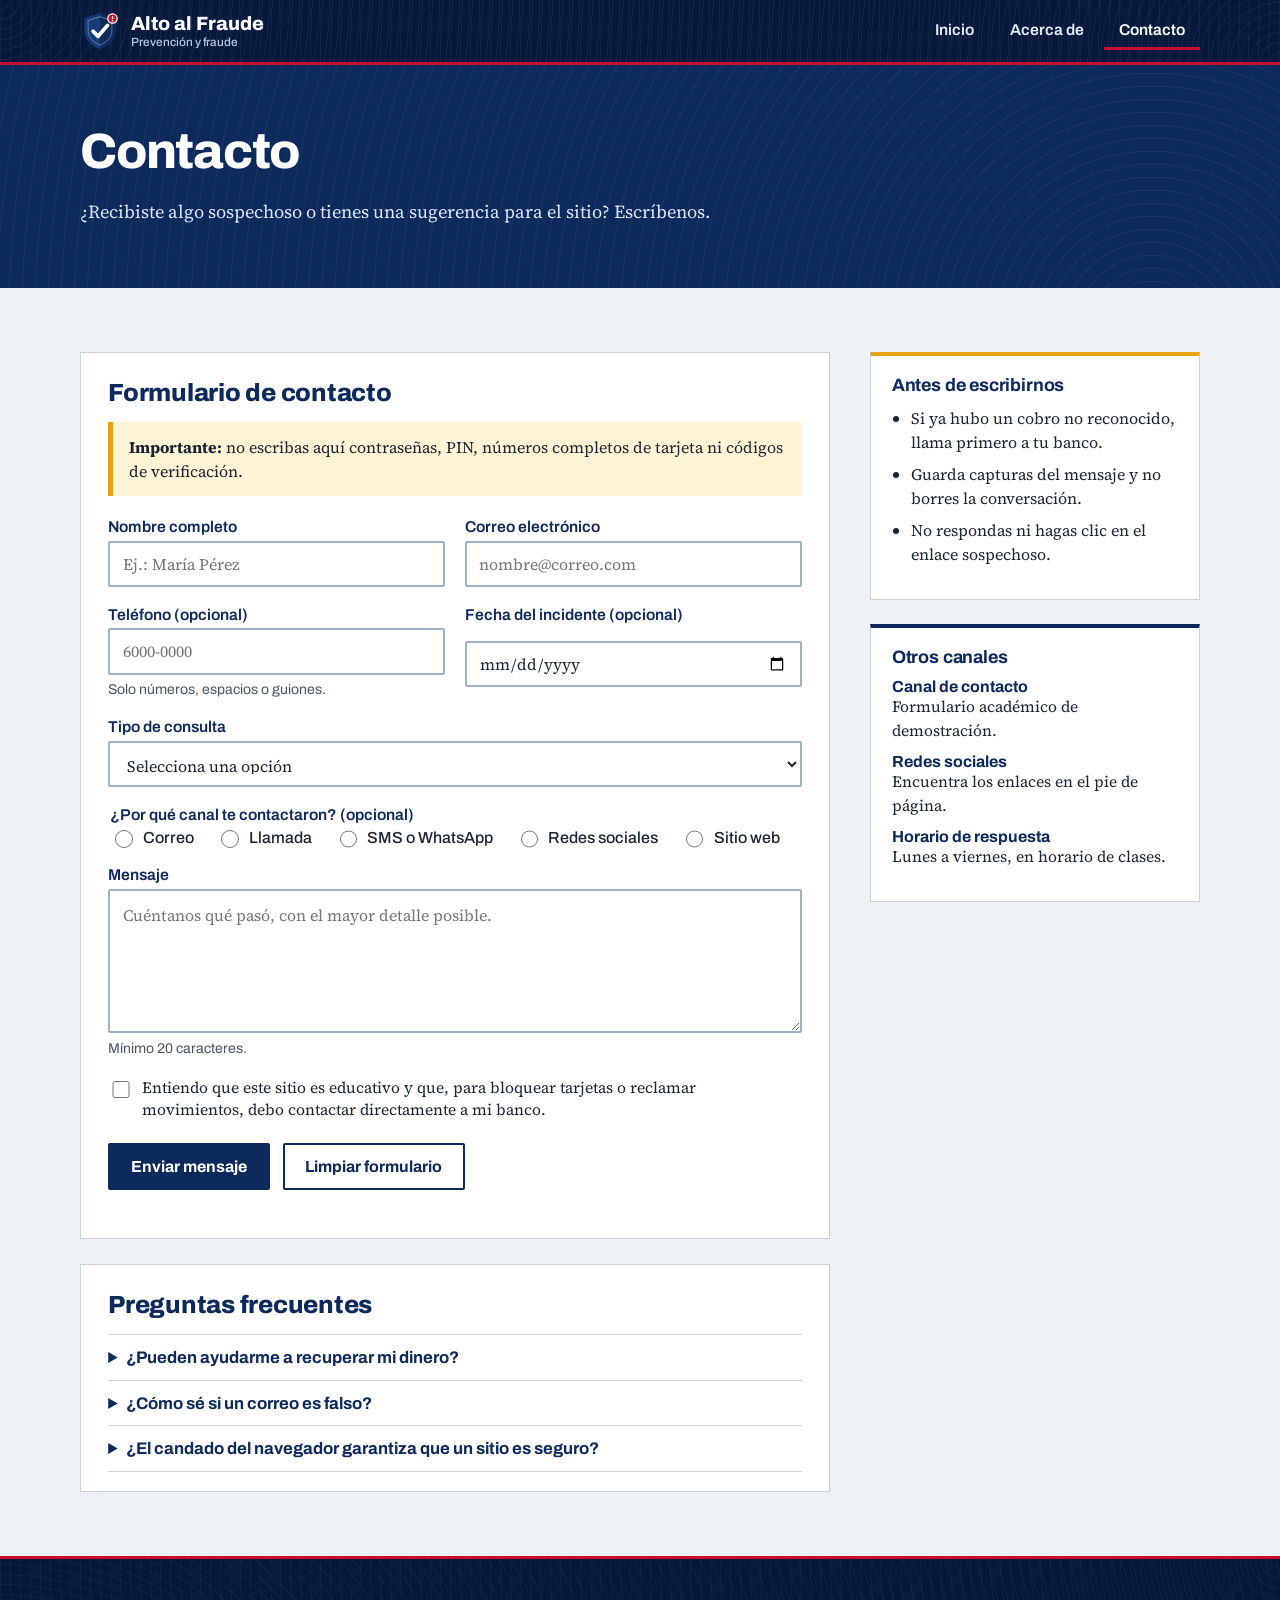
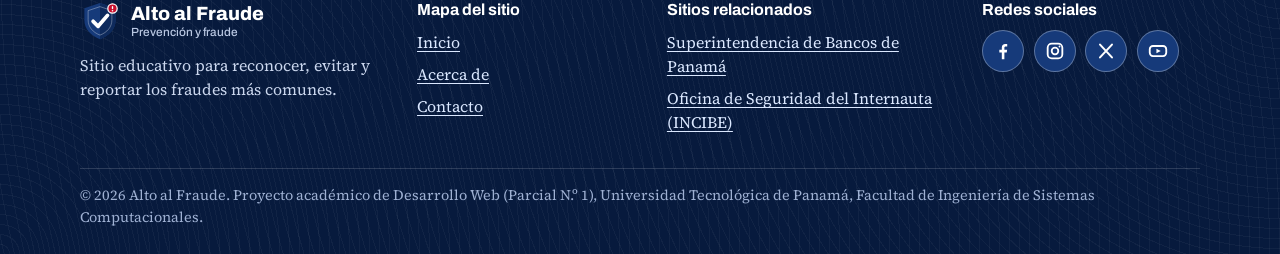
<file: Garcia, Gonzalez/html/contacto.html>
<!DOCTYPE html>
<html lang="es">
<head>
  <meta charset="utf-8">
  <meta name="viewport" content="width=device-width, initial-scale=1">
  <title>Contacto | Alto al Fraude</title>
  <meta name="description" content="Formulario de contacto de Alto al Fraude: cuéntanos tu caso, haz una consulta o envía una sugerencia sobre el sitio.">
  <meta name="theme-color" content="#071a3d">
  <link rel="icon" href="../img/favicon.svg" type="image/svg+xml">
  <link rel="preconnect" href="https://fonts.googleapis.com">
  <link rel="preconnect" href="https://fonts.gstatic.com" crossorigin>
  <link href="https://fonts.googleapis.com/css2?family=Archivo:wght@500;600;700;800&family=Source+Serif+4:ital,opsz,wght@0,8..60,400;0,8..60,600;1,8..60,400&display=swap" rel="stylesheet">
  <link rel="stylesheet" href="../css/estilos.css">
</head>
<body>
  <a class="saltar" href="#contenido">Saltar al contenido</a>

  <header class="cabecera">
    <div class="cabecera__in">
      <a class="marca" href="../index.html">
        <img src="../img/logo.svg" alt="" width="40" height="40">
        <span>Alto al Fraude<small>Prevención y fraude</small></span>
      </a>
      <input type="checkbox" id="menu" class="menu-check" aria-label="Abrir o cerrar el menú de navegación">
      <label for="menu" class="menu-btn"><span></span><span class="sr">Menú</span></label>
      <nav class="nav" aria-label="Navegación principal">
        <ul>
          <li><a href="../index.html">Inicio</a></li>
          <li><a href="acerca-de.html">Acerca de</a></li>
          <li><a href="contacto.html" aria-current="page">Contacto</a></li>
        </ul>
      </nav>
    </div>
  </header>

  <main id="contenido">
    <section class="hero-pagina" aria-labelledby="titulo-pagina">
      <div class="contenedor">
        <h1 id="titulo-pagina">Contacto</h1>
        <p>¿Recibiste algo sospechoso o tienes una sugerencia para el sitio? Escríbenos.</p>
      </div>
    </section>

    <section class="seccion">
      <div class="contenedor con-aside">
        <div class="contenido-principal">

          <article class="formulario" aria-labelledby="titulo-form">
            <h2 id="titulo-form">Formulario de contacto</h2>
            <p class="aviso"><strong>Importante:</strong> no escribas aquí contraseñas, PIN, números completos de tarjeta ni códigos de verificación.</p>

            <form id="form-contacto" method="post" action="#" novalidate>
              <div class="fila-2">
                <div class="campo">
                  <label for="nombre">Nombre completo</label>
                  <input type="text" id="nombre" name="nombre" required minlength="3" maxlength="80" autocomplete="name" placeholder="Ej.: María Pérez">
                </div>
                <div class="campo">
                  <label for="correo">Correo electrónico</label>
                  <input type="email" id="correo" name="correo" required autocomplete="email" placeholder="nombre@correo.com">
                </div>
              </div>

              <div class="fila-2">
                <div class="campo">
                  <label for="telefono">Teléfono (opcional)</label>
                  <input type="tel" id="telefono" name="telefono" pattern="[0-9+\-\s]{7,15}" autocomplete="tel" placeholder="6000-0000">
                  <span class="ayuda">Solo números, espacios o guiones.</span>
                </div>
                <div class="campo">
                  <label for="fecha">Fecha del incidente (opcional)</label>
                  <input type="date" id="fecha" name="fecha">
                </div>
              </div>

              <div class="campo">
                <label for="consulta">Tipo de consulta</label>
                <select id="consulta" name="consulta" required>
                  <option value="">Selecciona una opción</option>
                  <option>Quiero reportar un mensaje o llamada sospechosa</option>
                  <option>Necesito orientación sobre qué hacer</option>
                  <option>Tengo una sugerencia sobre el sitio</option>
                  <option>Otro tema</option>
                </select>
              </div>

              <fieldset class="campo">
                <legend>¿Por qué canal te contactaron? (opcional)</legend>
                <div class="opciones">
                  <label><input type="radio" name="canal" value="correo"> Correo</label>
                  <label><input type="radio" name="canal" value="llamada"> Llamada</label>
                  <label><input type="radio" name="canal" value="mensaje"> SMS o WhatsApp</label>
                  <label><input type="radio" name="canal" value="redes"> Redes sociales</label>
                  <label><input type="radio" name="canal" value="web"> Sitio web</label>
                </div>
              </fieldset>

              <div class="campo">
                <label for="mensaje">Mensaje</label>
                <textarea id="mensaje" name="mensaje" required minlength="20" maxlength="1000" placeholder="Cuéntanos qué pasó, con el mayor detalle posible."></textarea>
                <span class="ayuda">Mínimo 20 caracteres.</span>
              </div>

              <div class="acepto">
                <input type="checkbox" id="acepto" name="acepto" required>
                <label for="acepto">Entiendo que este sitio es educativo y que, para bloquear tarjetas o reclamar movimientos, debo contactar directamente a mi banco.</label>
              </div>

              <div class="botones">
                <button type="submit" class="btn btn--primario">Enviar mensaje</button>
                <button type="reset" class="btn btn--linea">Limpiar formulario</button>
              </div>
              <p id="estado" class="estado" role="status" aria-live="polite"></p>
            </form>
          </article>

          <article class="articulo" style="margin-top:1.6rem" aria-labelledby="titulo-faq">
            <h2 id="titulo-faq">Preguntas frecuentes</h2>
            <details class="faq">
              <summary>¿Pueden ayudarme a recuperar mi dinero?</summary>
              <p>No. Este es un proyecto educativo y no gestiona reclamos. Si perdiste dinero, contacta de inmediato a tu banco y presenta la denuncia ante el Ministerio Público.</p>
            </details>
            <details class="faq">
              <summary>¿Cómo sé si un correo es falso?</summary>
              <p>Revisa el dominio real del remitente, pasa el cursor sobre el enlace sin tocarlo para ver la dirección de destino y desconfía de la urgencia o de las amenazas.</p>
            </details>
            <details class="faq">
              <summary>¿El candado del navegador garantiza que un sitio es seguro?</summary>
              <p>No. El candado indica que la conexión está cifrada, pero los sitios falsos también pueden tenerlo. Lo importante es que la dirección sea la oficial.</p>
            </details>
          </article>

        </div>

        <div class="columna-aside">
          <aside class="aside aside--ambar" aria-labelledby="aside-antes">
            <h3 id="aside-antes">Antes de escribirnos</h3>
            <ul>
              <li>Si ya hubo un cobro no reconocido, llama primero a tu banco.</li>
              <li>Guarda capturas del mensaje y no borres la conversación.</li>
              <li>No respondas ni hagas clic en el enlace sospechoso.</li>
            </ul>
          </aside>
          <aside class="aside aside--tinta" aria-labelledby="aside-canales">
            <h3 id="aside-canales">Otros canales</h3>
            <dl>
              <dt>Canal de contacto</dt><dd>Formulario académico de demostración.</dd>
              <dt>Redes sociales</dt><dd>Encuentra los enlaces en el pie de página.</dd>
              <dt>Horario de respuesta</dt><dd>Lunes a viernes, en horario de clases.</dd>
            </dl>
          </aside>
        </div>
      </div>
    </section>
  </main>

  <script>
    /* Validación con la API de HTML5 y mensaje de confirmación.
       Nota: sin un servidor (o un servicio como Formspree) el formulario no envía datos:
       esto simula el envío para la demostración del parcial. */
    (function () {
      var form = document.getElementById('form-contacto');
      var estado = document.getElementById('estado');
      form.addEventListener('submit', function (e) {
        e.preventDefault();
        if (!form.checkValidity()) {
          estado.className = 'estado';
          estado.textContent = 'Revisa los campos marcados en rojo antes de enviar.';
          form.reportValidity();
          return;
        }
        var nombre = form.nombre.value.trim().split(' ')[0];
        form.reset(); /* primero se limpia; el evento reset borra el estado */
        estado.className = 'estado estado--ok';
        estado.textContent = 'Gracias, ' + nombre + '. Recibimos tu mensaje y lo revisaremos pronto.';
      });
      form.addEventListener('reset', function () {
        estado.className = 'estado';
        estado.textContent = '';
      });
    })();
  </script>

  <footer class="pie">
    <div class="pie__in">
      <section aria-label="Sobre el sitio">
        <a class="marca" href="../index.html">
          <img src="../img/logo.svg" alt="" width="40" height="40">
          <span>Alto al Fraude<small>Prevención y fraude</small></span>
        </a>
        <p>Sitio educativo para reconocer, evitar y reportar los fraudes más comunes.</p>
      </section>
      <nav aria-label="Mapa del sitio">
        <h2 class="pie__t">Mapa del sitio</h2>
        <ul>
          <li><a href="../index.html">Inicio</a></li>
          <li><a href="acerca-de.html">Acerca de</a></li>
          <li><a href="contacto.html">Contacto</a></li>
        </ul>
      </nav>
      <section aria-labelledby="pie-rel">
        <h2 class="pie__t" id="pie-rel">Sitios relacionados</h2>
        <ul>
          <li><a href="https://www.superbancos.gob.pa/" target="_blank" rel="noopener noreferrer">Superintendencia de Bancos de Panamá</a></li>
          <li><a href="https://www.osi.es/" target="_blank" rel="noopener noreferrer">Oficina de Seguridad del Internauta (INCIBE)</a></li>
        </ul>
      </section>
      <section aria-labelledby="pie-redes">
        <h2 class="pie__t" id="pie-redes">Redes sociales</h2>
        <ul class="redes">
          <li><a href="https://www.facebook.com/" target="_blank" rel="noopener noreferrer" aria-label="Facebook (se abre en una pestaña nueva)"><img src="../img/icon-facebook.svg" alt="" width="22" height="22"></a></li>
          <li><a href="https://www.instagram.com/" target="_blank" rel="noopener noreferrer" aria-label="Instagram (se abre en una pestaña nueva)"><img src="../img/icon-instagram.svg" alt="" width="22" height="22"></a></li>
          <li><a href="https://x.com/" target="_blank" rel="noopener noreferrer" aria-label="X (se abre en una pestaña nueva)"><img src="../img/icon-x.svg" alt="" width="22" height="22"></a></li>
          <li><a href="https://www.youtube.com/" target="_blank" rel="noopener noreferrer" aria-label="YouTube (se abre en una pestaña nueva)"><img src="../img/icon-youtube.svg" alt="" width="22" height="22"></a></li>
        </ul>
      </section>
    </div>
    <p class="pie__legal">© 2026 Alto al Fraude. Proyecto académico de Desarrollo Web (Parcial N.º 1), Universidad Tecnológica de Panamá, Facultad de Ingeniería de Sistemas Computacionales.</p>
  </footer>
</body>
</html>
</file>
<file: Garcia, Gonzalez/css/estilos.css>
/* =========================================================
   Alto al Fraude - Hoja de estilos (CSS3)
   Proyecto: Parcial N.º 1 - Desarrollo Web (UTP - FISC)

   Paleta (tomada del "papel de seguridad" y de los colores
   de la bandera de Panamá):
   --tinta   azul tinta      -> confianza, texto de títulos
   --sello   rojo sello      -> alerta, fraude
   --verde   verde verificado-> acción segura
   --ambar   ámbar           -> advertencia / foco de teclado
   --papel   gris azulado    -> fondo de papel de cheque
   ========================================================= */

:root {
  --tinta: #0e2a5c;
  --tinta-2: #163a7a;
  --noche: #071a3d;
  --papel: #edf1f5;
  --blanco: #ffffff;
  --sello: #c8102e;
  --sello-claro: #fbe4e8;
  --verde: #1b7f55;
  --verde-claro: #e0f2ea;
  --ambar: #e8a317;
  --ambar-claro: #fff4d6;
  --texto: #1b2433;
  --texto-suave: #4a5568;
  --linea: #c9d3e0;
  --ancho: 1120px;
  --f-titulo: "Archivo", "Segoe UI", Arial, sans-serif;
  --f-texto: "Source Serif 4", Georgia, "Times New Roman", serif;
}

/* ---------- Base ---------- */
*, *::before, *::after { box-sizing: border-box; }
html { scroll-behavior: smooth; -webkit-text-size-adjust: 100%; }
body {
  margin: 0;
  background: var(--papel);
  color: var(--texto);
  font-family: var(--f-texto);
  font-size: 1.125rem;
  line-height: 1.65;
}
img, svg, video { max-width: 100%; height: auto; }
img { display: block; }
a { color: var(--tinta-2); text-underline-offset: 3px; }
a:hover { color: var(--sello); }
:focus-visible { outline: 3px solid var(--ambar); outline-offset: 3px; }

h1, h2, h3, h4 {
  font-family: var(--f-titulo);
  color: var(--tinta);
  line-height: 1.15;
  margin: 0 0 .6em;
  letter-spacing: -.01em;
}
h1 { font-size: clamp(2.3rem, 5.2vw, 3.9rem); font-weight: 800; line-height: 1.03; letter-spacing: -.025em; }
h2 { font-size: clamp(1.7rem, 3.2vw, 2.4rem); font-weight: 800; }
h3 { font-size: 1.28rem; font-weight: 700; }
p { margin: 0 0 1em; }
ul, ol { margin: 0 0 1em; padding-left: 1.3rem; }
li { margin-bottom: .4em; }

.sr {
  position: absolute; width: 1px; height: 1px; margin: -1px; padding: 0;
  overflow: hidden; clip: rect(0 0 0 0); white-space: nowrap; border: 0;
}
.saltar {
  position: absolute; left: 1rem; top: -4rem; z-index: 100;
  background: var(--ambar); color: #1b2433; padding: .6rem 1rem;
  font: 700 1rem var(--f-titulo); text-decoration: none;
}
.saltar:focus { top: 1rem; }

/* ---------- Cabecera y navegación ---------- */
.cabecera {
  position: sticky; top: 0; z-index: 50;
  background-color: var(--noche);
  /* Trama tipo papel de seguridad (guilloche) hecha con gradientes */
  background-image:
    repeating-radial-gradient(circle at 0 0, transparent 0 9px, rgba(255,255,255,.05) 9px 10px),
    repeating-radial-gradient(circle at 100% 100%, transparent 0 9px, rgba(255,255,255,.05) 9px 10px);
  color: #fff;
  border-bottom: 3px solid var(--sello);
  padding: 0 1.25rem;
}
.cabecera__in {
  position: relative;
  max-width: var(--ancho); margin: 0 auto; padding: .7rem 0;
  display: flex; align-items: center; justify-content: space-between; gap: 1rem;
}
.marca {
  display: flex; align-items: center; gap: .7rem;
  color: #fff; text-decoration: none;
  font: 800 1.2rem/1.1 var(--f-titulo);
}
.marca:hover { color: #fff; }
.marca img { width: 40px; height: 40px; }
.marca small { display: block; font-weight: 500; font-size: .74rem; color: #b9c7e2; margin-top: 2px; }

.nav ul { display: flex; gap: .3rem; list-style: none; margin: 0; padding: 0; }
.nav li { margin: 0; }
.nav a {
  display: block; padding: .55rem .95rem;
  color: #e4ecfa; text-decoration: none;
  font: 600 .98rem var(--f-titulo);
  border-bottom: 3px solid transparent;
  transition: background-color .2s, border-color .2s;
}
.nav a:hover { background: rgba(255,255,255,.09); color: #fff; }
.nav a[aria-current="page"] { color: #fff; border-bottom-color: var(--sello); }

.menu-check { position: absolute; opacity: 0; pointer-events: none; }
.menu-btn { display: none; cursor: pointer; padding: .9rem .6rem; }
.menu-btn > span:first-child {
  display: block; width: 24px; height: 2px; background: #fff; position: relative;
  box-shadow: 0 -7px 0 #fff, 0 7px 0 #fff;
}
.menu-check:focus-visible + .menu-btn { outline: 3px solid var(--ambar); outline-offset: 2px; }

/* ---------- Botones ---------- */
.btn {
  display: inline-block; padding: .8rem 1.3rem;
  font: 700 1rem var(--f-titulo); text-decoration: none;
  border: 2px solid var(--tinta); border-radius: 2px;
  transition: background-color .2s, color .2s, border-color .2s;
  cursor: pointer;
}
.btn--primario { background: var(--tinta); color: #fff; }
.btn--primario:hover { background: var(--sello); border-color: var(--sello); color: #fff; }
.btn--linea { background: transparent; color: var(--tinta); }
.btn--linea:hover { background: var(--tinta); color: #fff; }
.btn--claro { background: #fff; border-color: #fff; color: var(--tinta); }
.btn--claro:hover { background: var(--ambar); border-color: var(--ambar); color: #1b2433; }
.acciones { display: flex; flex-wrap: wrap; gap: .8rem; margin: 1.6rem 0 0; }

/* ---------- Portada (hero) ---------- */
.hero {
  padding: clamp(2.5rem, 6vw, 5rem) 1.25rem;
  border-bottom: 1px solid var(--linea);
}
.hero__in {
  max-width: var(--ancho); margin: 0 auto;
  display: grid; grid-template-columns: 1.15fr .85fr;
  gap: clamp(2rem, 5vw, 4rem); align-items: center;
}
.hero__lead { font-size: 1.22rem; max-width: 34rem; color: var(--texto); }

/* Mensaje de fraude de ejemplo, con señales marcadas */
.demo { margin: 0; justify-self: center; width: min(100%, 350px); position: relative; }
.telefono {
  position: relative;
  background: var(--noche); border-radius: 36px; padding: 14px;
  box-shadow: 0 30px 50px -28px rgba(7, 26, 61, .6);
}
.telefono__pantalla {
  background: #f7f9fc; border-radius: 24px;
  padding: 1rem 1.1rem 2rem; min-height: 360px;
  font-family: var(--f-titulo);
}
.telefono__barra { display: flex; justify-content: space-between; font-size: .75rem; color: var(--texto-suave); margin-bottom: 1.6rem; }
.sms__de { font-size: .9rem; font-weight: 600; margin: 0 0 .9rem; color: var(--texto-suave); }
.sms__burbuja {
  background: #e2e9f3; border-radius: 18px 18px 18px 4px;
  padding: 1rem 1rem 1.1rem; margin: 0;
  font-size: 1rem; font-weight: 500; line-height: 2; color: var(--texto);
}
mark.alerta {
  background: none; color: inherit; font-weight: 700; position: relative;
  text-decoration: underline wavy var(--sello); text-decoration-thickness: 2px; text-underline-offset: 5px;
  overflow-wrap: anywhere;
}
mark.alerta::after {
  content: attr(data-n);
  position: absolute; top: -1.2em; right: -.75em;
  width: 1.45em; height: 1.45em; border-radius: 50%;
  background: var(--sello); color: #fff;
  font: 700 .72rem/1.45em var(--f-titulo); text-align: center;
}
.sello {
  position: absolute; right: -16px; bottom: 54px;
  transform: rotate(-9deg);
  border: 3px solid var(--sello); border-radius: 3px;
  color: var(--sello); background: rgba(255, 255, 255, .8);
  padding: .2rem .7rem;
  font: 800 1.15rem var(--f-titulo); letter-spacing: .12em; text-transform: uppercase;
}
.demo figcaption { margin-top: 1.3rem; font-size: .98rem; }
.demo figcaption p { font: 700 1rem var(--f-titulo); color: var(--tinta); margin-bottom: .4rem; }
.demo figcaption ol { padding-left: 1.4rem; margin: 0; }

/* ---------- Secciones y rejilla con aside ---------- */
.seccion { padding: clamp(2.5rem, 5vw, 4.5rem) 1.25rem; }
.seccion--blanca { background: var(--blanco); }
.seccion--tinta {
  background-color: var(--noche); color: #e8eefa;
  background-image: repeating-radial-gradient(circle at 100% 0, transparent 0 11px, rgba(255,255,255,.035) 11px 12px);
}
.seccion--tinta h2, .seccion--tinta h3 { color: #fff; }
.seccion--tinta a { color: #cfe0ff; }
.contenedor { max-width: var(--ancho); margin: 0 auto; }
.intro { max-width: 46rem; margin-bottom: 2rem; }

.con-aside {
  display: grid; grid-template-columns: minmax(0, 1fr) 330px;
  gap: 2.5rem; align-items: start;
}
.con-aside > * { min-width: 0; }
.columna-aside { display: grid; gap: 1.5rem; position: sticky; top: 5.6rem; }

.aside {
  background: var(--blanco);
  border: 1px solid var(--linea); border-top: 4px solid var(--sello);
  padding: 1.2rem 1.3rem 1rem;
  font-size: 1rem; line-height: 1.55;
}
.seccion--blanca .aside { background: var(--papel); }
.aside h3 { font-size: 1.12rem; margin-bottom: .6rem; }
.aside ul, .aside ol { padding-left: 1.2rem; }
.aside--verde { border-top-color: var(--verde); }
.aside--ambar { border-top-color: var(--ambar); }
.aside--tinta { border-top-color: var(--tinta); }

.regla { list-style: none; counter-reset: r; padding: 0; margin: 0; }
.regla li { counter-increment: r; display: flex; gap: .7rem; align-items: baseline; }
.regla li::before {
  content: counter(r); flex: none;
  width: 1.6rem; height: 1.6rem; border-radius: 50%;
  background: var(--tinta); color: #fff; text-align: center;
  font: 700 .85rem/1.6rem var(--f-titulo);
}

.definicion {
  border-left: 5px solid var(--tinta);
  background: var(--papel);
  padding: .9rem 1.2rem; margin: 1.4rem 0;
  font-size: 1.08rem;
}
.seccion--blanca .definicion { background: var(--papel); }

/* ---------- Fichas de tipos de fraude ---------- */
.fichas { display: grid; grid-template-columns: repeat(auto-fill, minmax(300px, 1fr)); gap: 1.6rem; }
.ficha { background: var(--blanco); border: 1px solid var(--linea); display: flex; flex-direction: column; }
.ficha > img { width: 100%; aspect-ratio: 400 / 260; object-fit: cover; border-bottom: 1px solid var(--linea); }
.ficha__cuerpo { padding: 1.1rem 1.25rem 1.3rem; display: flex; flex-direction: column; gap: .3rem; flex: 1; }
.ficha h3 { margin-bottom: .2rem; }
.ficha p { font-size: 1rem; line-height: 1.55; margin-bottom: .6rem; }
.ficha .senal, .ficha .defensa {
  padding: .5rem .8rem; margin: 0 0 .5rem;
  border-left: 4px solid var(--sello); background: var(--sello-claro);
  font-size: .95rem;
}
.ficha .defensa { border-left-color: var(--verde); background: var(--verde-claro); }
.ficha .defensa:last-child { margin-bottom: 0; }

/* ---------- Tabla ---------- */
.tabla-scroll { overflow-x: auto; margin-top: 3rem; border: 1px solid var(--linea); background: #fff; }
table { border-collapse: collapse; width: 100%; min-width: 680px; font-size: 1rem; line-height: 1.45; }
caption { text-align: left; padding: .9rem 1rem; font: 700 1.1rem var(--f-titulo); color: var(--tinta); }
th {
  background: var(--tinta); color: #fff; text-align: left;
  font: 600 .92rem var(--f-titulo); padding: .7rem 1rem;
}
td { padding: .75rem 1rem; border-bottom: 1px solid var(--linea); vertical-align: top; }
tbody th { background: var(--papel); color: var(--tinta); font-weight: 700; vertical-align: top; padding: .75rem 1rem; border-bottom: 1px solid var(--linea); }
tbody tr:hover td { background: #f7f9fc; }

/* ---------- Hábitos y pasos ---------- */
.habitos {
  list-style: none; padding: 0; margin: 0;
  display: grid; grid-template-columns: repeat(auto-fit, minmax(250px, 1fr)); gap: .4rem 2rem;
}
.habitos li { position: relative; padding-left: 2rem; font-size: 1.05rem; line-height: 1.5; margin-bottom: .8rem; }
.habitos li::before {
  content: ""; position: absolute; left: 0; top: .32rem;
  width: 1.15rem; height: 1.15rem; border-radius: 50%; background: var(--verde);
}
.habitos li::after {
  content: ""; position: absolute; left: .38rem; top: .5rem;
  width: .32rem; height: .6rem;
  border: solid #fff; border-width: 0 2px 2px 0; transform: rotate(45deg);
}

.pasos { list-style: none; counter-reset: p; padding: 0; margin: 0; }
.pasos li { counter-increment: p; position: relative; padding: 0 0 1.4rem 3.6rem; margin: 0; min-height: 4.6rem; }
.pasos li::before {
  content: counter(p); position: absolute; left: 0; top: 0;
  width: 2.4rem; height: 2.4rem; border-radius: 50%;
  background: var(--sello); color: #fff; text-align: center;
  font: 800 1.05rem/2.4rem var(--f-titulo);
}
.pasos li:last-child { min-height: 0; padding-bottom: 0; }
.pasos li:not(:last-child)::after {
  content: ""; position: absolute; left: 1.2rem; top: 2.6rem; bottom: .2rem;
  width: 2px; background: var(--linea); transform: translateX(-1px);
}
.pasos strong { font-family: var(--f-titulo); color: var(--tinta); }

/* ---------- Multimedia ---------- */
.medios { display: grid; grid-template-columns: 1.5fr 1fr; gap: 2.2rem; align-items: start; }
.medios figure { margin: 0; }
.medios video { width: 100%; background: #000; border: 1px solid rgba(255,255,255,.25); }
.medios audio { width: 100%; margin: .6rem 0; }
.medios figcaption { font-size: .98rem; color: #c9d6ee; margin-top: .6rem; }
.medios details { margin-top: .8rem; font-size: 1rem; }
.medios summary { cursor: pointer; font: 600 1rem var(--f-titulo); color: #fff; }
.medios blockquote { margin: .7rem 0 0; padding-left: 1rem; border-left: 3px solid var(--ambar); }
.tarjeta-audio { background: rgba(255,255,255,.07); border: 1px solid rgba(255,255,255,.2); padding: 1.3rem; }

/* ---------- Banda de llamada a la acción ---------- */
.banda {
  background: var(--tinta); color: #fff; padding: 2.2rem 1.25rem;
}
.banda__in {
  max-width: var(--ancho); margin: 0 auto;
  display: flex; flex-wrap: wrap; gap: 1.2rem 2rem; align-items: center; justify-content: space-between;
}
.banda p { margin: 0; font: 700 1.35rem/1.25 var(--f-titulo); max-width: 34rem; }

/* ---------- Páginas interiores ---------- */
.hero-pagina {
  background-color: var(--tinta); color: #fff;
  background-image: repeating-radial-gradient(circle at 90% 120%, transparent 0 12px, rgba(255,255,255,.05) 12px 13px);
  padding: clamp(2.2rem, 5vw, 3.8rem) 1.25rem;
}
.hero-pagina h1 { color: #fff; font-size: clamp(2rem, 4.5vw, 3.1rem); margin-bottom: .4em; }
.hero-pagina p { max-width: 42rem; margin: 0; font-size: 1.15rem; color: #dbe6fb; }

.articulo { background: var(--blanco); border: 1px solid var(--linea); padding: 1.6rem 1.7rem 1.2rem; margin-bottom: 1.6rem; }
.articulo > h2 { font-size: 1.55rem; }
.articulo > h3 { margin-top: 1.4rem; }
.contenido-principal > .articulo:last-child { margin-bottom: 0; }

dl { margin: 0 0 1em; }
dt { font: 700 1rem var(--f-titulo); color: var(--tinta); margin-top: .8rem; }
dd { margin: 0 0 .3rem; }
.aside dl { font-size: .98rem; }
.aside dt { margin-top: .6rem; }

.equipo { display: grid; grid-template-columns: repeat(auto-fit, minmax(240px, 1fr)); gap: 1.2rem; margin: 1rem 0 .4rem; }
.integrante { display: flex; gap: 1rem; align-items: flex-start; border: 1px solid var(--linea); padding: 1rem; background: var(--papel); }
.integrante svg { flex: none; width: 56px; height: 56px; }
.integrante h3 { font-size: 1.05rem; margin-bottom: .2rem; }
.integrante p { margin: 0; font-size: .95rem; line-height: 1.45; }

figure.imagen { margin: 1.2rem 0 1rem; }
figure.imagen img { width: 100%; border: 1px solid var(--linea); background: #fff; }
figure.imagen figcaption { font-size: .92rem; color: var(--texto-suave); margin-top: .5rem; }

pre {
  background: var(--noche); color: #dbe6fb; padding: 1rem 1.2rem; overflow-x: auto;
  font: .92rem/1.5 "Courier New", Consolas, monospace; border-radius: 2px; margin: 1rem 0;
}
code { font-family: "Courier New", Consolas, monospace; font-size: .92em; }

/* ---------- Formulario ---------- */
.formulario { background: var(--blanco); border: 1px solid var(--linea); padding: 1.6rem 1.7rem 1.8rem; }
.formulario h2 { font-size: 1.55rem; }
.campo { display: grid; gap: .35rem; margin-bottom: 1.15rem; border: 0; padding: 0; min-width: 0; }
.campo label, .campo legend { font: 600 .98rem var(--f-titulo); color: var(--tinta); padding: 0; }
.campo input[type="text"], .campo input[type="email"], .campo input[type="tel"], .campo input[type="date"],
.campo select, .campo textarea {
  font: inherit; font-size: 1rem; color: var(--texto);
  padding: .7rem .8rem; background: #fff;
  border: 2px solid #9fb0c8; border-radius: 2px; width: 100%;
  transition: border-color .2s;
}
.campo input[type="text"], .campo input[type="email"], .campo input[type="tel"], .campo input[type="date"], .campo select { height: 2.9rem; }
.campo textarea { min-height: 9rem; resize: vertical; }
.campo .opciones { margin-top: .3rem; }
.campo input:hover, .campo select:hover, .campo textarea:hover { border-color: var(--tinta-2); }
.campo input:user-invalid, .campo textarea:user-invalid, .campo select:user-invalid { border-color: var(--sello); }
.ayuda { font: 400 .88rem/1.4 var(--f-titulo); color: var(--texto-suave); }
.fila-2 { display: grid; grid-template-columns: 1fr 1fr; gap: 0 1.2rem; }
.opciones { display: flex; flex-wrap: wrap; gap: .5rem 1.4rem; }
.opciones label { font: 500 1rem var(--f-titulo); color: var(--texto); display: inline-flex; gap: .45rem; align-items: center; cursor: pointer; }
.opciones input, .acepto input { width: 1.1rem; height: 1.1rem; accent-color: var(--tinta); }
.acepto { display: flex; gap: .6rem; align-items: flex-start; font-size: .98rem; line-height: 1.45; margin-bottom: 1.3rem; }
.acepto input { margin-top: .25rem; flex: none; }
.aviso {
  background: var(--ambar-claro); border-left: 5px solid var(--ambar);
  padding: .8rem 1rem; margin-bottom: 1.4rem; font-size: 1rem; line-height: 1.5;
}
.botones { display: flex; flex-wrap: wrap; gap: .8rem; }
.estado { margin-top: 1.2rem; font: 600 1rem/1.5 var(--f-titulo); }
.estado--ok { background: var(--verde-claro); border-left: 5px solid var(--verde); padding: .8rem 1rem; color: #0f4d34; }

details.faq { border-bottom: 1px solid var(--linea); padding: .8rem 0; }
details.faq:first-of-type { border-top: 1px solid var(--linea); }
details.faq summary { cursor: pointer; font: 700 1.05rem var(--f-titulo); color: var(--tinta); }
details.faq p { margin: .6rem 0 0; font-size: 1rem; }

/* ---------- Pie de página ---------- */
.pie {
  background-color: var(--noche); color: #cbd7ee;
  background-image:
    repeating-radial-gradient(circle at 0 100%, transparent 0 9px, rgba(255,255,255,.04) 9px 10px),
    repeating-radial-gradient(circle at 100% 0, transparent 0 9px, rgba(255,255,255,.04) 9px 10px);
  border-top: 3px solid var(--sello);
  font-size: 1rem; line-height: 1.5;
  padding: 0 1.25rem;
}
.pie__in {
  max-width: var(--ancho); margin: 0 auto; padding: 2.6rem 0 1.6rem;
  display: grid; grid-template-columns: 1.4fr 1fr 1.3fr 1fr; gap: 2rem;
}
.pie a { color: #dbe8ff; }
.pie a:hover { color: #fff; }
.pie .marca { color: #fff; margin-bottom: .8rem; }
.pie__t { font: 700 1rem var(--f-titulo); color: #fff; margin-bottom: .8rem; letter-spacing: 0; }
.pie ul { list-style: none; padding: 0; margin: 0; }
.pie li { margin-bottom: .5rem; }
.redes { display: flex; gap: .6rem; }
.redes a {
  display: grid; place-items: center; width: 42px; height: 42px; border-radius: 50%;
  background: var(--tinta-2); border: 1px solid rgba(255,255,255,.3);
  transition: background-color .2s, transform .2s;
}
.redes a:hover { background: var(--sello); transform: translateY(-2px); }
.redes img { width: 22px; height: 22px; }
.pie__legal {
  max-width: var(--ancho); margin: 0 auto; padding: 1rem 0 1.6rem;
  border-top: 1px solid rgba(255,255,255,.15);
  font-size: .9rem; color: #9fb1d3;
}

/* ---------- Adaptación a pantallas ---------- */
@media (max-width: 960px) {
  .hero__in { grid-template-columns: 1fr; }
  .con-aside { grid-template-columns: minmax(0, 1fr); }
  .columna-aside { position: static; }
  .medios { grid-template-columns: 1fr; }
  .pie__in { grid-template-columns: 1fr 1fr; }
}
@media (max-width: 760px) {
  .menu-btn { display: block; }
  .nav {
    display: none; position: absolute; top: 100%; left: -1.25rem; right: -1.25rem;
    background-color: var(--noche); border-top: 1px solid rgba(255,255,255,.15);
    padding: .5rem 1.25rem 1rem; border-bottom: 3px solid var(--sello);
  }
  .menu-check:checked ~ .nav { display: block; }
  .nav ul { flex-direction: column; }
  .nav a { border-bottom: 0; border-left: 3px solid transparent; }
  .nav a[aria-current="page"] { border-left-color: var(--sello); }
  .fila-2 { grid-template-columns: 1fr; }
  .articulo, .formulario { padding: 1.2rem 1.1rem 1rem; }
}
@media (max-width: 520px) {
  body { font-size: 1.06rem; }
  .pie__in { grid-template-columns: 1fr; }
  .sello { right: -6px; }
}
@media (prefers-reduced-motion: reduce) {
  html { scroll-behavior: auto; }
  * { transition: none !important; }
}
</file>
